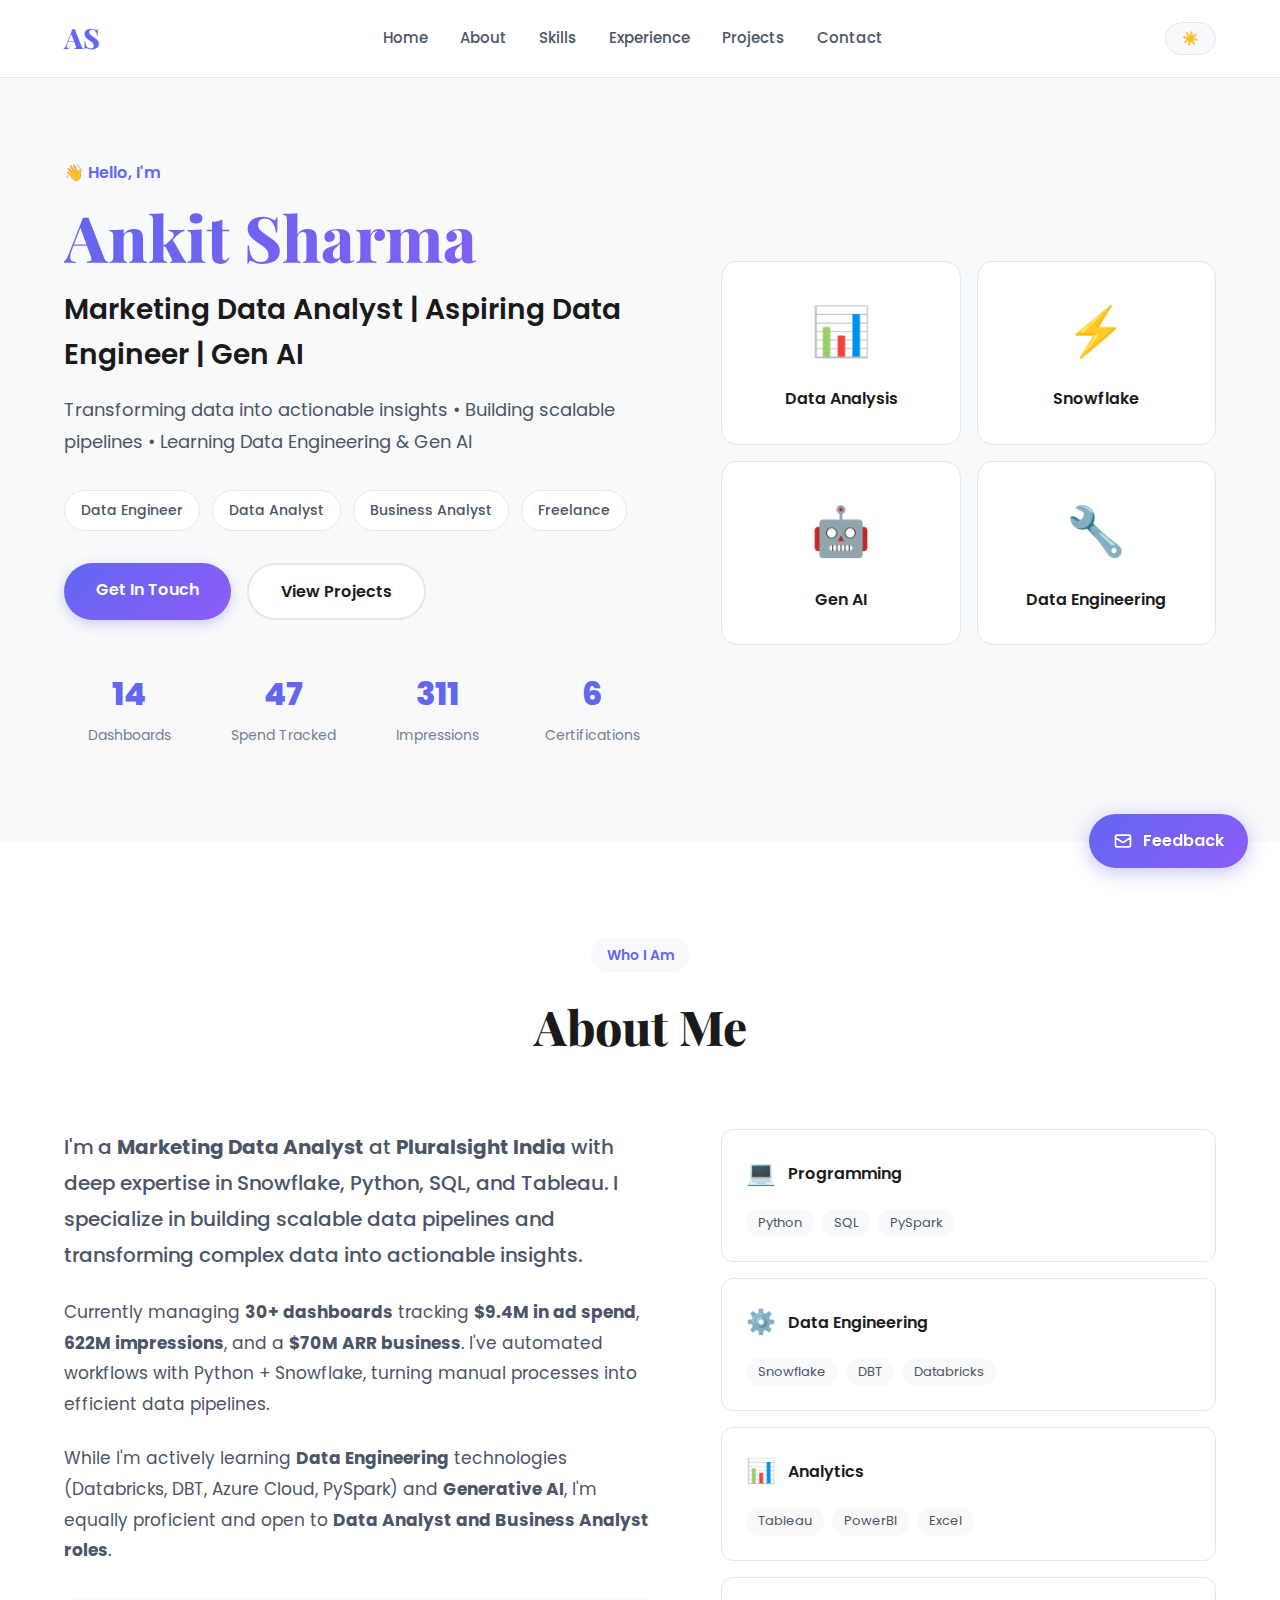
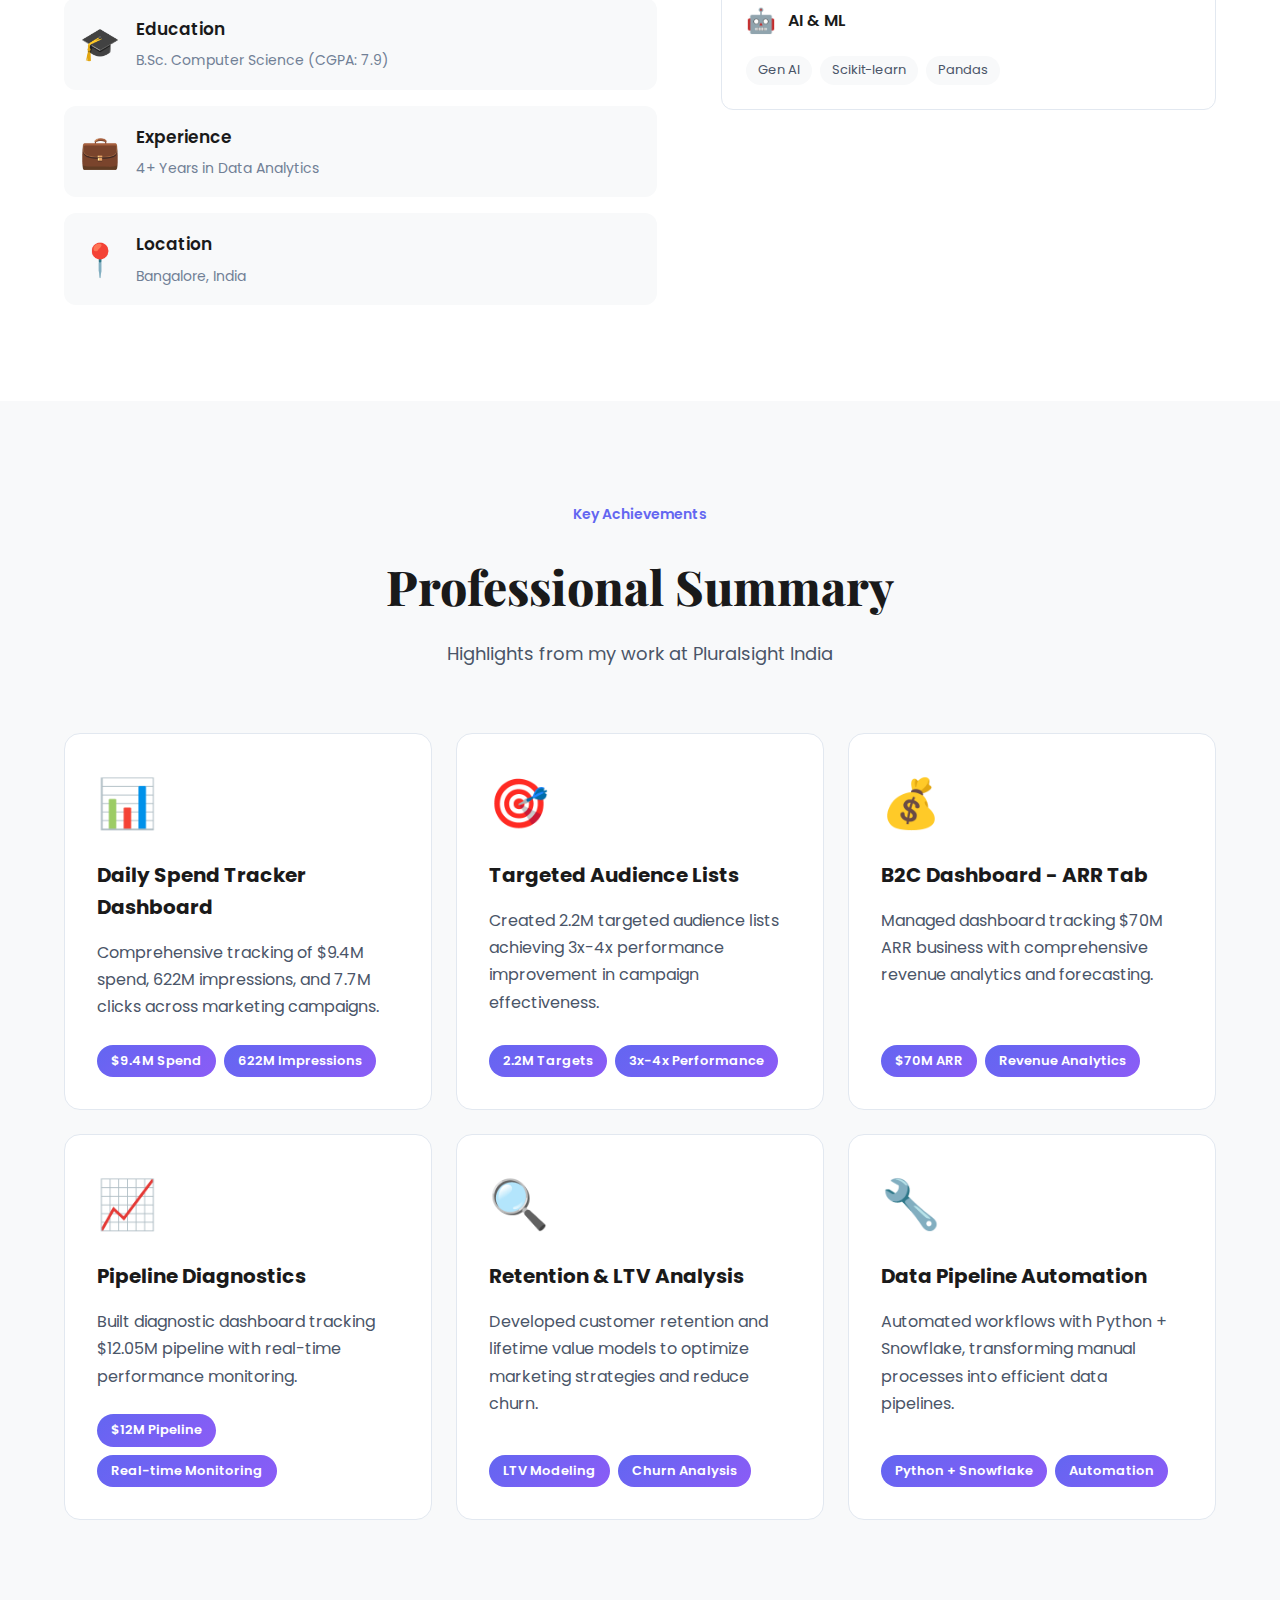
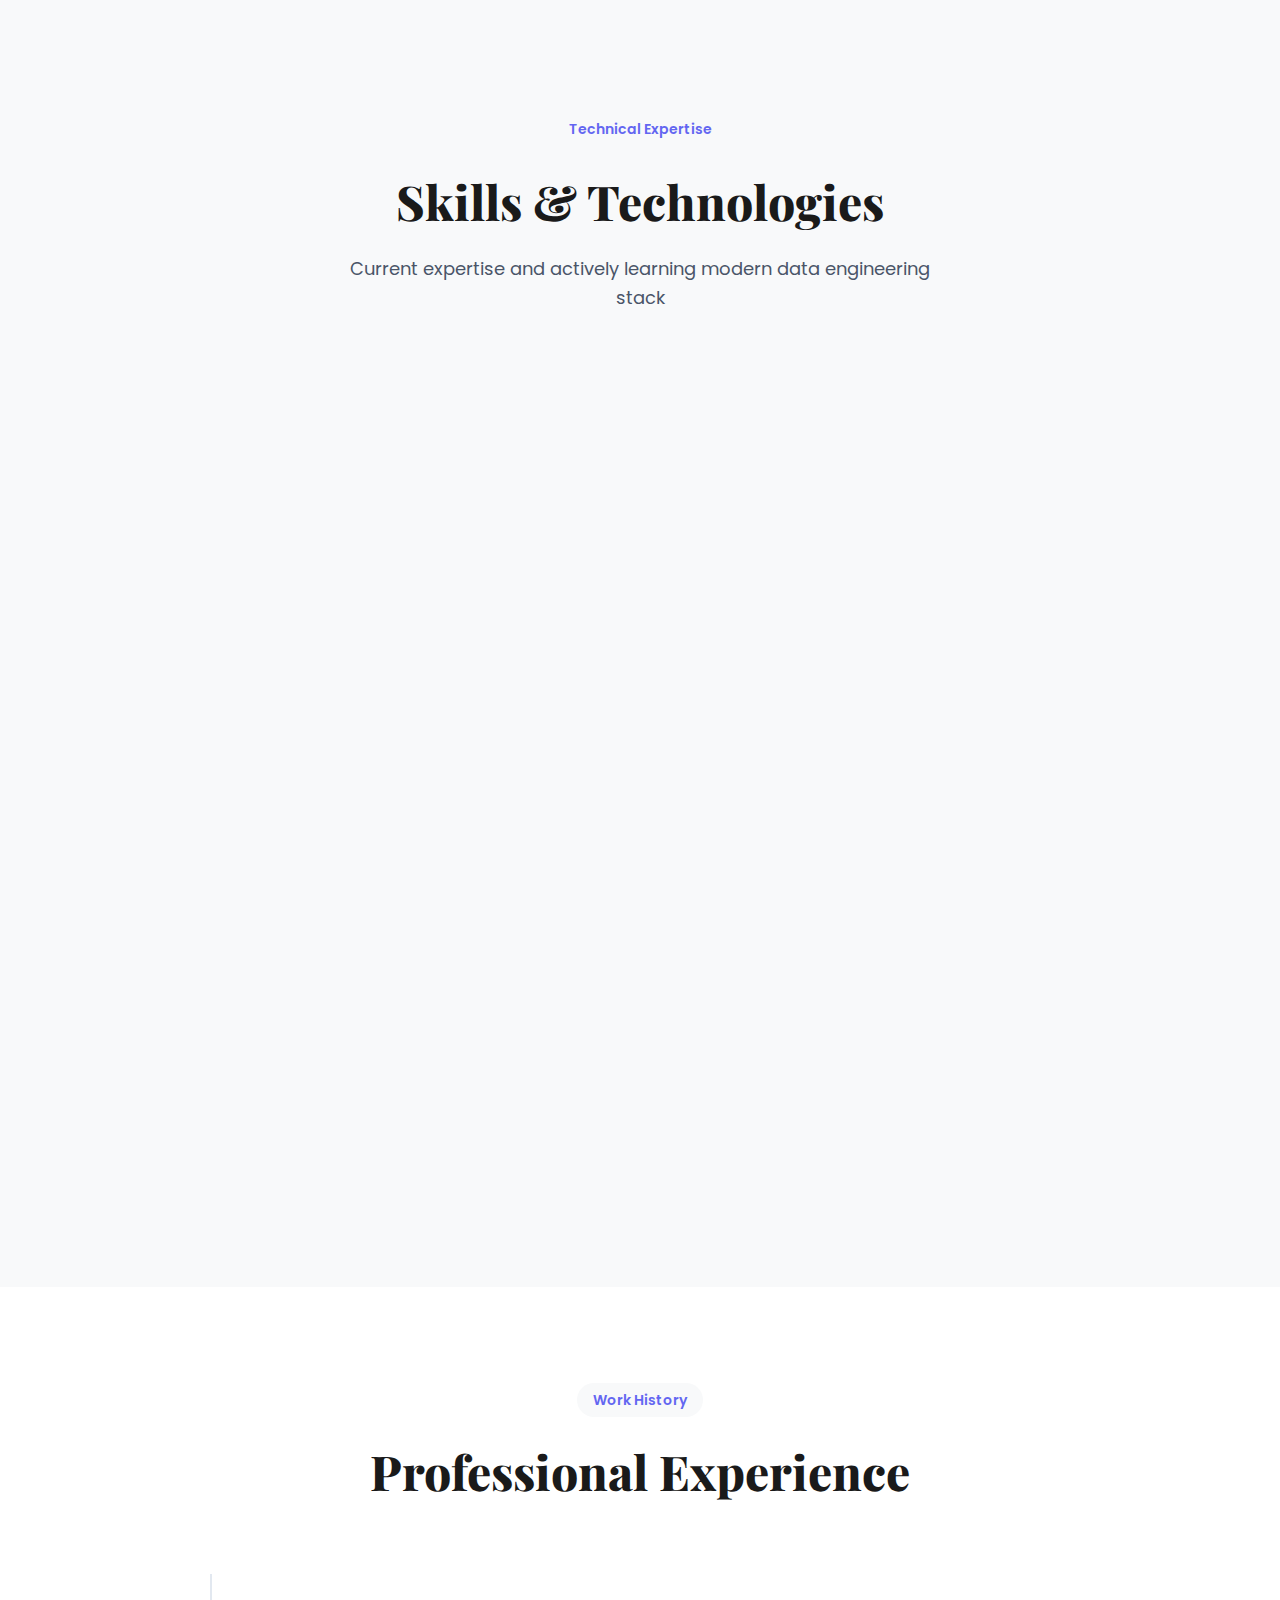
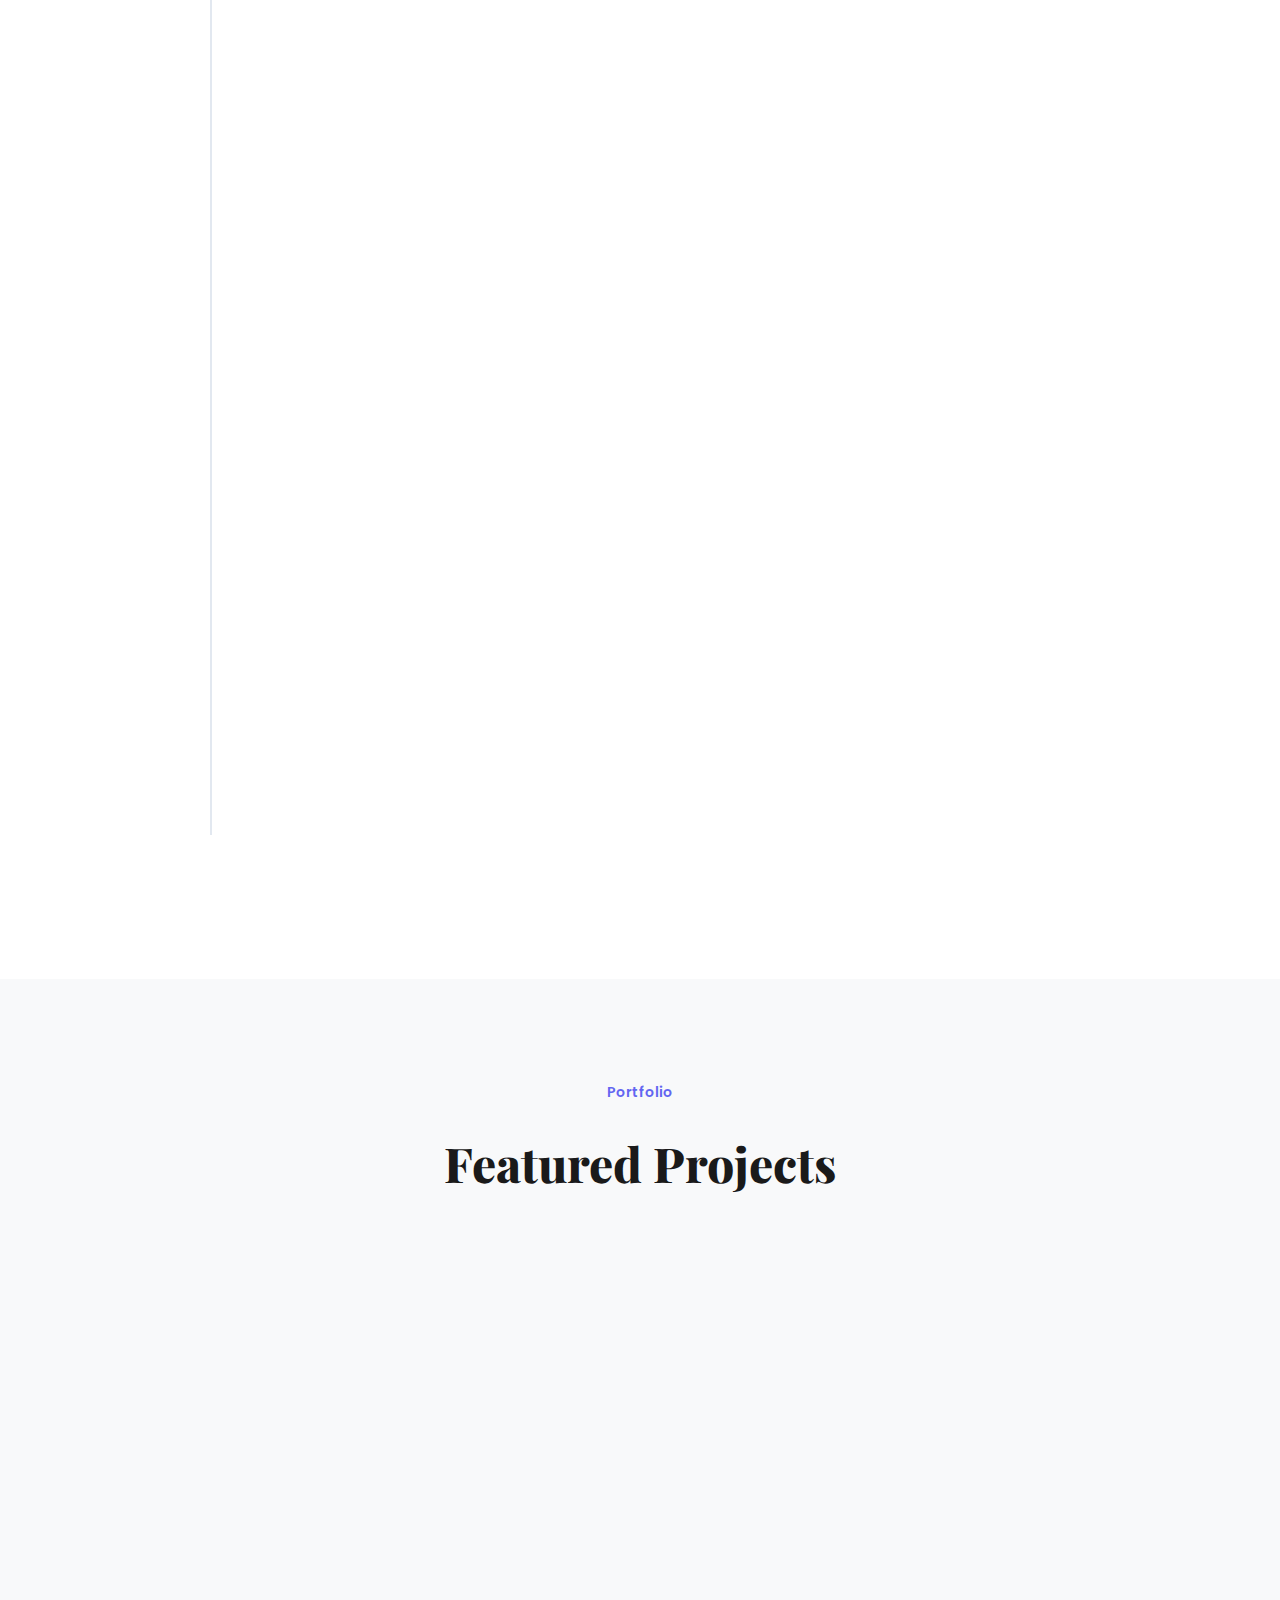
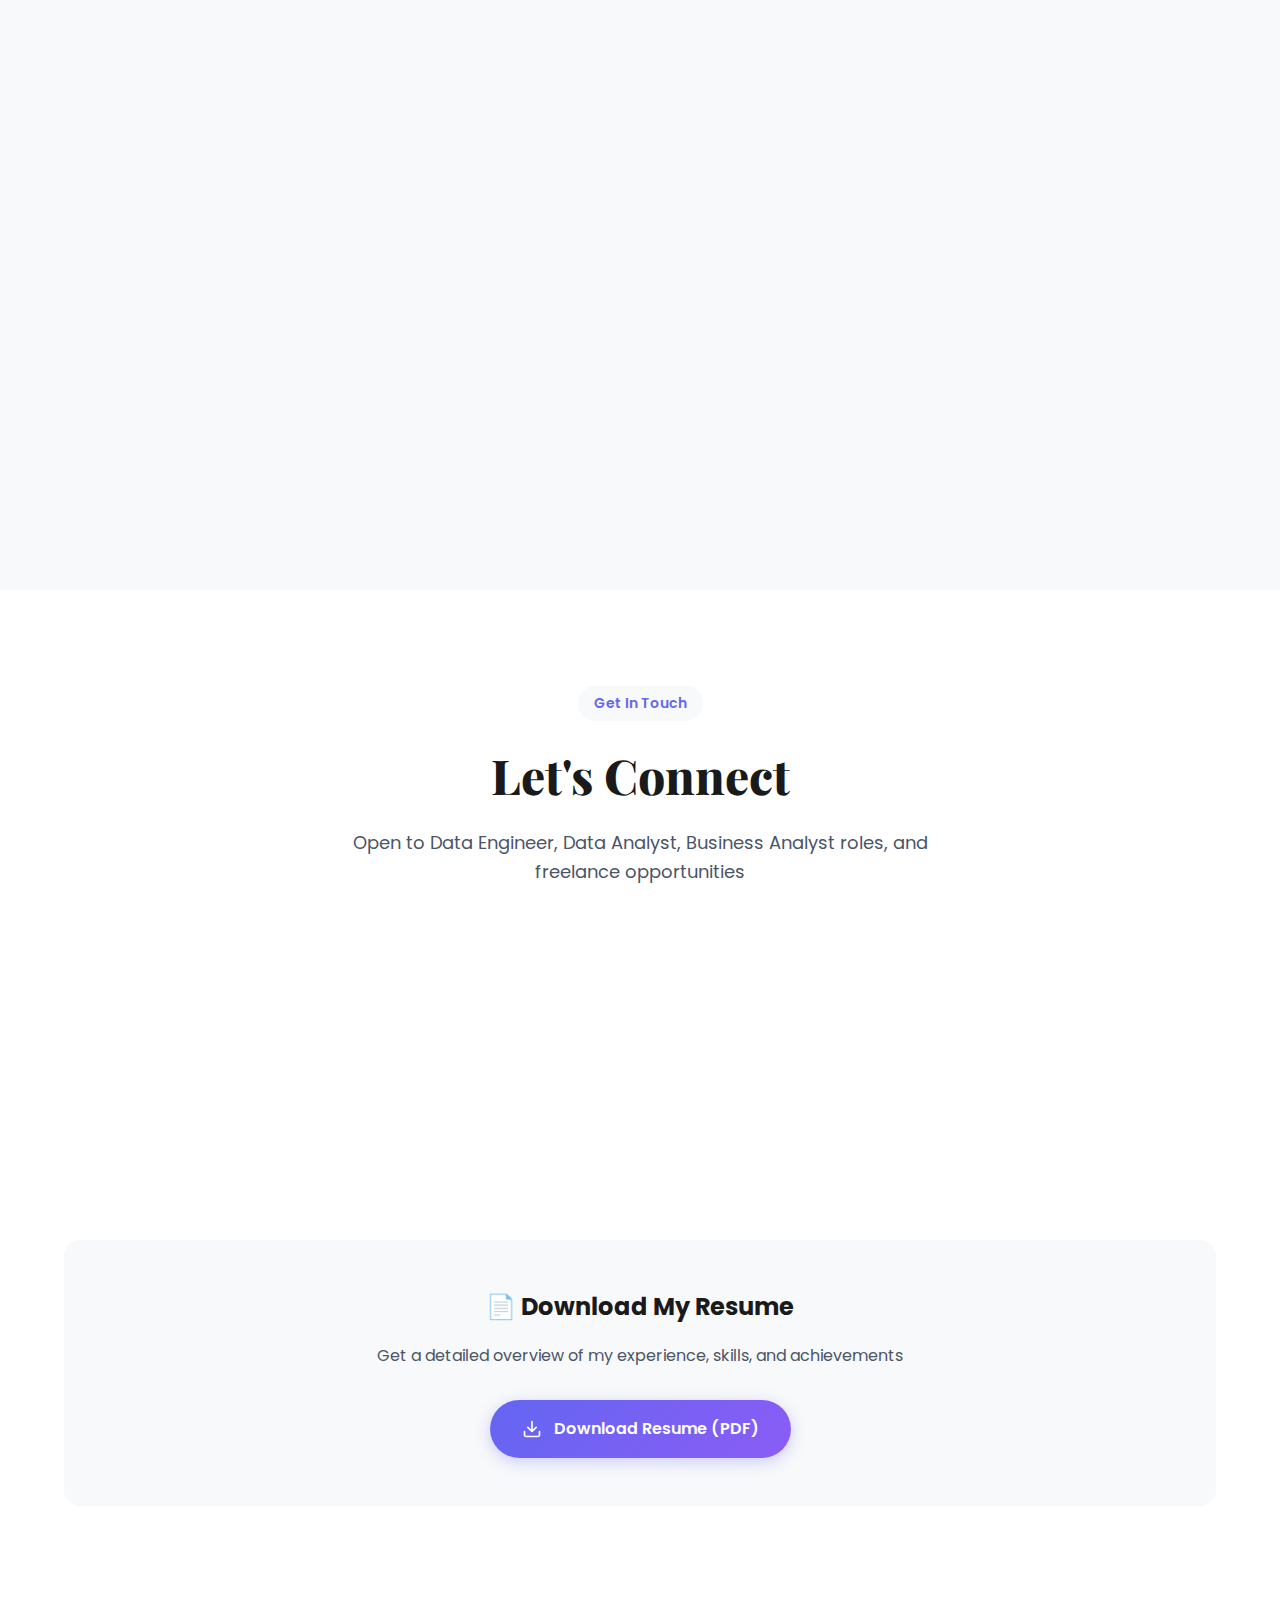
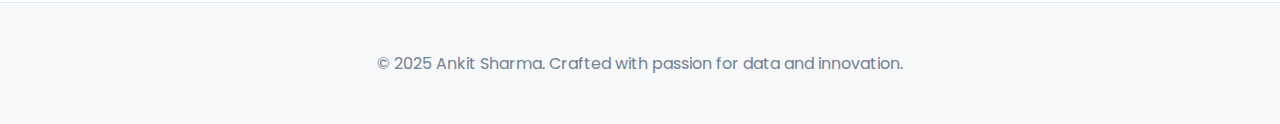
<file: index.html>
<!DOCTYPE html>
<html lang="en">

<head>
    <meta charset="UTF-8">
    <meta name="viewport" content="width=device-width, initial-scale=1.0">
    <meta name="description"
        content="Ankit Sharma - Marketing Data Analyst | Snowflake Expert | Aspiring Data Engineer. Open to Data Engineer, Data Analyst, and Business Analyst roles.">
    <meta name="keywords"
        content="Data Analyst, Data Engineer, Business Analyst, Snowflake, Python, SQL, Machine Learning, Portfolio">
    <meta name="author" content="Ankit Sharma">

    <title>Ankit Sharma - Data Professional Portfolio</title>

    <!-- Google Fonts -->
    <link rel="preconnect" href="https://fonts.googleapis.com">
    <link rel="preconnect" href="https://fonts.gstatic.com" crossorigin>
    <link
        href="https://fonts.googleapis.com/css2?family=Poppins:wght@300;400;500;600;700;800&family=Playfair+Display:wght@700;800&display=swap"
        rel="stylesheet">

    <link rel="stylesheet" href="styles-v2.css">

    <!-- Google Analytics (Replace YOUR_GA_ID with your actual Google Analytics ID) -->
    <!-- Get your GA ID from: https://analytics.google.com -->
    <script async src="https://www.googletagmanager.com/gtag/js?id=YOUR_GA_ID"></script>
    <script>
        window.dataLayer = window.dataLayer || [];
        function gtag() { dataLayer.push(arguments); }
        gtag('js', new Date());
        gtag('config', 'YOUR_GA_ID');
    </script>
</head>

<body>
    <!-- Navigation -->
    <nav class="navbar" id="navbar">
        <div class="nav-container">
            <a href="#home" class="nav-brand">AS</a>
            <div class="nav-links" id="navLinks">
                <a href="#home" class="nav-link">Home</a>
                <a href="#about" class="nav-link">About</a>
                <a href="#skills" class="nav-link">Skills</a>
                <a href="#experience" class="nav-link">Experience</a>
                <a href="#projects" class="nav-link">Projects</a>
                <a href="#contact" class="nav-link">Contact</a>
            </div>
            <button class="theme-toggle-v2" id="themeToggleV2">
                <span class="sun">☀️</span>
                <span class="moon">🌙</span>
            </button>
            <button class="mobile-toggle" id="mobileToggle">
                <span></span>
                <span></span>
                <span></span>
            </button>
        </div>
    </nav>

    <!-- Hero Section -->
    <section class="hero-v2" id="home">
        <div class="hero-container">
            <div class="hero-content-v2">
                <div class="hero-label">👋 Hello, I'm</div>
                <h1 class="hero-name">Ankit Sharma</h1>
                <h2 class="hero-role">Marketing Data Analyst | Aspiring Data Engineer | Gen AI</h2>
                <p class="hero-tagline">
                    Transforming data into actionable insights • Building scalable pipelines •
                    Learning Data Engineering & Gen AI
                </p>
                <div class="hero-badges">
                    <span class="badge">Data Engineer</span>
                    <span class="badge">Data Analyst</span>
                    <span class="badge">Business Analyst</span>
                    <span class="badge">Freelance</span>
                </div>
                <div class="hero-cta-v2">
                    <a href="#contact" class="btn-primary-v2">Get In Touch</a>
                    <a href="#projects" class="btn-secondary-v2">View Projects</a>
                </div>
                <div class="hero-stats">
                    <div class="stat">
                        <div class="stat-number">30+</div>
                        <div class="stat-label">Dashboards</div>
                    </div>
                    <div class="stat">
                        <div class="stat-number">$9.4M</div>
                        <div class="stat-label">Spend Tracked</div>
                    </div>
                    <div class="stat">
                        <div class="stat-number">622M</div>
                        <div class="stat-label">Impressions</div>
                    </div>
                    <div class="stat">
                        <div class="stat-number">12+</div>
                        <div class="stat-label">Certifications</div>
                    </div>
                </div>
            </div>
            <div class="hero-visual">
                <div class="visual-card">
                    <div class="card-icon">📊</div>
                    <div class="card-title">Data Analysis</div>
                </div>
                <div class="visual-card">
                    <div class="card-icon">⚡</div>
                    <div class="card-title">Snowflake</div>
                </div>
                <div class="visual-card">
                    <div class="card-icon">🤖</div>
                    <div class="card-title">Gen AI</div>
                </div>
                <div class="visual-card">
                    <div class="card-icon">🔧</div>
                    <div class="card-title">Data Engineering</div>
                </div>
            </div>
        </div>
    </section>

    <!-- About Section -->
    <section class="about-v2" id="about">
        <div class="container-v2">
            <div class="section-header-v2">
                <span class="section-tag">Who I Am</span>
                <h2 class="section-title-v2">About Me</h2>
            </div>
            <div class="about-grid">
                <div class="about-text-v2">
                    <p class="lead-text">
                        I'm a <strong>Marketing Data Analyst</strong> at <strong>Pluralsight India</strong> with
                        deep expertise in Snowflake, Python, SQL, and Tableau. I specialize in building scalable data
                        pipelines
                        and transforming complex data into actionable insights.
                    </p>
                    <p>
                        Currently managing <strong>30+ dashboards</strong> tracking <strong>$9.4M in ad spend</strong>,
                        <strong>622M impressions</strong>, and a <strong>$70M ARR business</strong>. I've automated
                        workflows with Python + Snowflake, turning manual processes into efficient data pipelines.
                    </p>
                    <p>
                        While I'm actively learning <strong>Data Engineering</strong> technologies (Databricks, DBT,
                        Azure Cloud, PySpark) and <strong>Generative AI</strong>, I'm equally proficient and open to
                        <strong>Data Analyst and Business Analyst roles</strong>.
                    </p>
                    <div class="about-highlights-v2">
                        <div class="highlight-v2">
                            <span class="highlight-icon-v2">🎓</span>
                            <div>
                                <div class="highlight-title">Education</div>
                                <div class="highlight-desc">B.Sc. Computer Science (CGPA: 7.9)</div>
                            </div>
                        </div>
                        <div class="highlight-v2">
                            <span class="highlight-icon-v2">💼</span>
                            <div>
                                <div class="highlight-title">Experience</div>
                                <div class="highlight-desc">4+ Years in Data Analytics</div>
                            </div>
                        </div>
                        <div class="highlight-v2">
                            <span class="highlight-icon-v2">📍</span>
                            <div>
                                <div class="highlight-title">Location</div>
                                <div class="highlight-desc">Bangalore, India</div>
                            </div>
                        </div>
                    </div>
                </div>
                <div class="skills-preview">
                    <div class="skill-card-v2">
                        <div class="skill-header-v2">
                            <span class="skill-icon-v2">💻</span>
                            <span class="skill-name-v2">Programming</span>
                        </div>
                        <div class="skill-tags">
                            <span>Python</span>
                            <span>SQL</span>
                            <span>PySpark</span>
                        </div>
                    </div>
                    <div class="skill-card-v2">
                        <div class="skill-header-v2">
                            <span class="skill-icon-v2">⚙️</span>
                            <span class="skill-name-v2">Data Engineering</span>
                        </div>
                        <div class="skill-tags">
                            <span>Snowflake</span>
                            <span>DBT</span>
                            <span>Databricks</span>
                        </div>
                    </div>
                    <div class="skill-card-v2">
                        <div class="skill-header-v2">
                            <span class="skill-icon-v2">📊</span>
                            <span class="skill-name-v2">Analytics</span>
                        </div>
                        <div class="skill-tags">
                            <span>Tableau</span>
                            <span>PowerBI</span>
                            <span>Excel</span>
                        </div>
                    </div>
                    <div class="skill-card-v2">
                        <div class="skill-header-v2">
                            <span class="skill-icon-v2">🤖</span>
                            <span class="skill-name-v2">AI & ML</span>
                        </div>
                        <div class="skill-tags">
                            <span>Gen AI</span>
                            <span>Scikit-learn</span>
                            <span>Pandas</span>
                        </div>
                    </div>
                </div>
            </div>
        </div>
    </section>

    <!-- Professional Summary Section -->
    <section class="summary-v2" id="summary">
        <div class="container-v2">
            <div class="section-header-v2">
                <span class="section-tag">Key Achievements</span>
                <h2 class="section-title-v2">Professional Summary</h2>
                <p class="section-desc">Highlights from my work at Pluralsight India</p>
            </div>
            <div class="summary-grid">
                <div class="summary-card">
                    <div class="summary-icon">📊</div>
                    <h3 class="summary-title">Daily Spend Tracker Dashboard</h3>
                    <p class="summary-desc">
                        Comprehensive tracking of $9.4M spend, 622M impressions, and 7.7M clicks across marketing
                        campaigns.
                    </p>
                    <div class="summary-impact">
                        <span class="impact-badge">$9.4M Spend</span>
                        <span class="impact-badge">622M Impressions</span>
                    </div>
                </div>

                <div class="summary-card">
                    <div class="summary-icon">🎯</div>
                    <h3 class="summary-title">Targeted Audience Lists</h3>
                    <p class="summary-desc">
                        Created 2.2M targeted audience lists achieving 3x-4x performance improvement in campaign
                        effectiveness.
                    </p>
                    <div class="summary-impact">
                        <span class="impact-badge">2.2M Targets</span>
                        <span class="impact-badge">3x-4x Performance</span>
                    </div>
                </div>

                <div class="summary-card">
                    <div class="summary-icon">💰</div>
                    <h3 class="summary-title">B2C Dashboard - ARR Tab</h3>
                    <p class="summary-desc">
                        Managed dashboard tracking $70M ARR business with comprehensive revenue analytics and
                        forecasting.
                    </p>
                    <div class="summary-impact">
                        <span class="impact-badge">$70M ARR</span>
                        <span class="impact-badge">Revenue Analytics</span>
                    </div>
                </div>

                <div class="summary-card">
                    <div class="summary-icon">📈</div>
                    <h3 class="summary-title">Pipeline Diagnostics</h3>
                    <p class="summary-desc">
                        Built diagnostic dashboard tracking $12.05M pipeline with real-time performance monitoring.
                    </p>
                    <div class="summary-impact">
                        <span class="impact-badge">$12M Pipeline</span>
                        <span class="impact-badge">Real-time Monitoring</span>
                    </div>
                </div>

                <div class="summary-card">
                    <div class="summary-icon">🔍</div>
                    <h3 class="summary-title">Retention & LTV Analysis</h3>
                    <p class="summary-desc">
                        Developed customer retention and lifetime value models to optimize marketing strategies and
                        reduce churn.
                    </p>
                    <div class="summary-impact">
                        <span class="impact-badge">LTV Modeling</span>
                        <span class="impact-badge">Churn Analysis</span>
                    </div>
                </div>

                <div class="summary-card">
                    <div class="summary-icon">🔧</div>
                    <h3 class="summary-title">Data Pipeline Automation</h3>
                    <p class="summary-desc">
                        Automated workflows with Python + Snowflake, transforming manual processes into efficient data
                        pipelines.
                    </p>
                    <div class="summary-impact">
                        <span class="impact-badge">Python + Snowflake</span>
                        <span class="impact-badge">Automation</span>
                    </div>
                </div>
            </div>
        </div>
    </section>

    <!-- Skills Section -->
    <section class="skills-v2" id="skills">
        <div class="container-v2">
            <div class="section-header-v2">
                <span class="section-tag">Technical Expertise</span>
                <h2 class="section-title-v2">Skills & Technologies</h2>
                <p class="section-desc">Current expertise and actively learning modern data engineering stack</p>
            </div>
            <div class="skills-grid-v2">
                <div class="skill-category-v2">
                    <h3 class="category-title-v2">
                        <span class="category-icon-v2">💻</span>
                        Programming Languages
                    </h3>
                    <div class="skills-list-v2">
                        <div class="skill-item-v2">
                            <span class="skill-name">Python</span>
                            <span class="skill-level">95%</span>
                        </div>
                        <div class="skill-item-v2">
                            <span class="skill-name">SQL</span>
                            <span class="skill-level">93%</span>
                        </div>
                        <div class="skill-item-v2">
                            <span class="skill-name">PySpark</span>
                            <span class="skill-level">75%</span>
                        </div>
                        <div class="skill-item-v2">
                            <span class="skill-name">Snowflake</span>
                            <span class="skill-level">95%</span>
                        </div>
                        <div class="skill-item-v2">
                            <span class="skill-name">Tableau</span>
                            <span class="skill-level">90%</span>
                        </div>
                    </div>
                </div>

                <div class="skill-category-v2">
                    <h3 class="category-title-v2">
                        <span class="category-icon-v2">⚙️</span>
                        Data Engineering
                    </h3>
                    <div class="skills-list-v2">
                        <div class="skill-item-v2">
                            <span class="skill-name">DBT</span>
                            <span class="skill-level">50%</span>
                        </div>
                        <div class="skill-item-v2">
                            <span class="skill-name">Azure Cloud</span>
                            <span class="skill-level">65%</span>
                        </div>
                        <div class="skill-item-v2">
                            <span class="skill-name">Databricks</span>
                            <span class="skill-level">55%</span>
                        </div>
                        <div class="skill-item-v2">
                            <span class="skill-name">Generative AI</span>
                            <span class="skill-level">60%</span>
                        </div>
                    </div>
                </div>

                <div class="skill-category-v2">
                    <h3 class="category-title-v2">
                        <span class="category-icon-v2">📊</span>
                        BI & Visualization
                    </h3>
                    <div class="skills-list-v2">
                        <div class="skill-item-v2">
                            <span class="skill-name">Tableau</span>
                            <span class="skill-level">90%</span>
                        </div>
                        <div class="skill-item-v2">
                            <span class="skill-name">Excel & Sheets</span>
                            <span class="skill-level">92%</span>
                        </div>
                    </div>
                </div>

                <div class="skill-category-v2">
                    <h3 class="category-title-v2">
                        <span class="category-icon-v2">🗄️</span>
                        Databases
                    </h3>
                    <div class="skills-list-v2">
                        <div class="skill-item-v2">
                            <span class="skill-name">MongoDB</span>
                            <span class="skill-level">85%</span>
                        </div>
                        <div class="skill-item-v2">
                            <span class="skill-name">MySQL/MSSQL</span>
                            <span class="skill-level">90%</span>
                        </div>
                        <div class="skill-item-v2">
                            <span class="skill-name">Cassandra</span>
                            <span class="skill-level">80%</span>
                        </div>
                    </div>
                </div>
            </div>
        </div>
    </section>

    <!-- Experience Section -->
    <section class="experience-v2" id="experience">
        <div class="container-v2">
            <div class="section-header-v2">
                <span class="section-tag">Work History</span>
                <h2 class="section-title-v2">Professional Experience</h2>
            </div>
            <div class="timeline">
                <div class="timeline-item">
                    <div class="timeline-marker"></div>
                    <div class="timeline-content">
                        <div class="timeline-header">
                            <div>
                                <h3 class="company-name-v2">Pluralsight India</h3>
                                <div class="job-title-v2">Marketing Data Analyst</div>
                            </div>
                            <div class="timeline-date">Apr 2023 - Present</div>
                        </div>
                        <p class="timeline-desc">
                            Managing 30+ dashboards tracking $9.4M spend, 622M impressions, and $70M ARR business.
                            Built data pipelines with Python + Snowflake, automated workflows, and created comprehensive
                            analytics solutions.
                        </p>
                        <div class="tech-stack-v2">
                            <span>Snowflake</span>
                            <span>Python</span>
                            <span>SQL</span>
                            <span>Tableau</span>
                        </div>
                    </div>
                </div>

                <div class="timeline-item">
                    <div class="timeline-marker"></div>
                    <div class="timeline-content">
                        <div class="timeline-header">
                            <div>
                                <h3 class="company-name-v2">Tiger Analytics</h3>
                                <div class="job-title-v2">Data Science Analyst</div>
                            </div>
                            <div class="timeline-date">Jul 2022 - Dec 2022</div>
                        </div>
                        <p class="timeline-desc">
                            Delivered retail client case studies using RFM analysis and Uplift modeling. Enhanced
                            business
                            development through data-driven insights and visualization.
                        </p>
                        <div class="tech-stack-v2">
                            <span>Python</span>
                            <span>SQL</span>
                            <span>ML</span>
                        </div>
                    </div>
                </div>

                <div class="timeline-item">
                    <div class="timeline-marker"></div>
                    <div class="timeline-content">
                        <div class="timeline-header">
                            <div>
                                <h3 class="company-name-v2">Infosys Ltd.</h3>
                                <div class="job-title-v2">Operations Executive</div>
                            </div>
                            <div class="timeline-date">Dec 2020 - Jul 2022</div>
                        </div>
                        <p class="timeline-desc">
                            Built CRM data pipelines, automated interface jobs with Python, and performed root cause
                            analysis
                            for Veeva CRM platform.
                        </p>
                        <div class="tech-stack-v2">
                            <span>SQL</span>
                            <span>Python</span>
                            <span>Automation</span>
                        </div>
                    </div>
                </div>
            </div>
        </div>
    </section>

    <!-- Projects Section -->
    <section class="projects-v2" id="projects">
        <div class="container-v2">
            <div class="section-header-v2">
                <span class="section-tag">Portfolio</span>
                <h2 class="section-title-v2">Featured Projects</h2>
            </div>
            <div class="projects-grid-v2">
                <div class="project-card-v2 featured-project">
                    <div class="project-header-v2">
                        <span class="project-tag">Featured</span>
                        <h3 class="project-title-v2">🚀 AI MCQ & Meme Generator</h3>
                    </div>
                    <p class="project-desc-v2">
                        Full-stack Gen AI application with React frontend, Python backend, user authentication,
                        and real-time analytics. Features AI-powered quiz and meme generation.
                    </p>
                    <div class="project-tech-v2">
                        <span>Python</span>
                        <span>React</span>
                        <span>Gen AI</span>
                        <span>MySQL</span>
                    </div>
                    <a href="https://quiz-meme.onrender.com/" target="_blank" class="project-link-v2">
                        View Project →
                    </a>
                </div>

                <div class="project-card-v2 featured-project">
                    <div class="project-header-v2">
                        <span class="project-tag">Featured</span>
                        <h3 class="project-title-v2">🔥 MemeMaster</h3>
                    </div>
                    <p class="project-desc-v2">
                        Viral meme generator with Google OAuth, drag-and-drop editing, comments, and leaderboards.
                        Built with Flask and deployed on PythonAnywhere.
                    </p>
                    <div class="project-tech-v2">
                        <span>Python</span>
                        <span>Flask</span>
                        <span>OAuth</span>
                    </div>
                    <a href="https://ankitsharma6652.pythonanywhere.com/" target="_blank" class="project-link-v2">
                        View Project →
                    </a>
                </div>

                <div class="project-card-v2">
                    <div class="project-header-v2">
                        <h3 class="project-title-v2">Scania Truck Failures Prediction</h3>
                    </div>
                    <p class="project-desc-v2">
                        ML classification system predicting APS failures using ensemble methods including
                        KNN, Random Forest, and XGBoost.
                    </p>
                    <div class="project-tech-v2">
                        <span>Python</span>
                        <span>ML</span>
                        <span>MongoDB</span>
                    </div>
                    <a href="https://github.com/ankitsharma6652/Scania-Truck-Failure" target="_blank"
                        class="project-link-v2">
                        View on GitHub →
                    </a>
                </div>

                <div class="project-card-v2">
                    <div class="project-header-v2">
                        <h3 class="project-title-v2">Wafer Fault Detection</h3>
                    </div>
                    <p class="project-desc-v2">
                        Classification model for semiconductor wafer faults. Achieved 24% productivity increase
                        through ML-driven optimization.
                    </p>
                    <div class="project-tech-v2">
                        <span>Python</span>
                        <span>ML</span>
                        <span>Heroku</span>
                    </div>
                    <a href="https://github.com/ankitsharma6652/Wafer-Fault-Detection" target="_blank"
                        class="project-link-v2">
                        View on GitHub →
                    </a>
                </div>

                <div class="project-card-v2">
                    <div class="project-header-v2">
                        <h3 class="project-title-v2">JARVIS Personal Assistant</h3>
                    </div>
                    <p class="project-desc-v2">
                        Voice-controlled personal assistant with natural language processing and task automation.
                    </p>
                    <div class="project-tech-v2">
                        <span>Python</span>
                        <span>AI</span>
                    </div>
                    <a href="https://github.com/ankitsharma6652/JARVIS" target="_blank" class="project-link-v2">
                        View on GitHub →
                    </a>
                </div>

                <div class="project-card-v2">
                    <div class="project-header-v2">
                        <h3 class="project-title-v2">Amazon Price Tracker</h3>
                    </div>
                    <p class="project-desc-v2">
                        Web scraping tool using Selenium to track product prices and deals from Amazon.
                    </p>
                    <div class="project-tech-v2">
                        <span>Python</span>
                        <span>Selenium</span>
                    </div>
                    <a href="https://github.com/ankitsharma6652/Amazon-Price-Tracker" target="_blank"
                        class="project-link-v2">
                        View on GitHub →
                    </a>
                </div>
            </div>
        </div>
    </section>

    <!-- Contact Section -->
    <section class="contact-v2" id="contact">
        <div class="container-v2">
            <div class="section-header-v2">
                <span class="section-tag">Get In Touch</span>
                <h2 class="section-title-v2">Let's Connect</h2>
                <p class="section-desc">Open to Data Engineer, Data Analyst, Business Analyst roles, and freelance
                    opportunities</p>
            </div>
            <div class="contact-grid-v2">
                <div class="contact-card-v2">
                    <div class="contact-icon-v2">📧</div>
                    <h3>Email</h3>
                    <a href="mailto:ankitcoolji@gmail.com">ankitcoolji@gmail.com</a>
                </div>
                <div class="contact-card-v2">
                    <div class="contact-icon-v2">💼</div>
                    <h3>LinkedIn</h3>
                    <a href="https://www.linkedin.com/in/ankit-sharma-317619177/" target="_blank">Connect with me</a>
                </div>
                <div class="contact-card-v2">
                    <div class="contact-icon-v2">💻</div>
                    <h3>GitHub</h3>
                    <a href="https://github.com/ankitsharma6652" target="_blank">View repositories</a>
                </div>
            </div>
            <div class="resume-download">
                <h3>📄 Download My Resume</h3>
                <p>Get a detailed overview of my experience, skills, and achievements</p>
                <a href="resume.pdf" download="Ankit_Sharma_Resume.pdf" class="download-btn">
                    <svg width="20" height="20" viewBox="0 0 24 24" fill="none">
                        <path
                            d="M21 15V19C21 19.5304 20.7893 20.0391 20.4142 20.4142C20.0391 20.7893 19.5304 21 19 21H5C4.46957 21 3.96086 20.7893 3.58579 20.4142C3.21071 20.0391 3 19.5304 3 19V15M7 10L12 15M12 15L17 10M12 15V3"
                            stroke="currentColor" stroke-width="2" stroke-linecap="round" stroke-linejoin="round" />
                    </svg>
                    Download Resume (PDF)
                </a>
            </div>
        </div>
    </section>

    <!-- Footer -->
    <footer class="footer-v2">
        <div class="container-v2">
            <p>&copy; 2025 Ankit Sharma. Crafted with passion for data and innovation.</p>
        </div>
    </footer>

    <!-- Floating Feedback Button -->
    <a href="https://mail.google.com/mail/?view=cm&fs=1&to=ankitcoolji@gmail.com&su=Portfolio Feedback - Ankit Sharma&body=Hi Ankit,%0D%0A%0D%0AI visited your portfolio and would like to connect with you.%0D%0A%0D%0A"
        target="_blank" rel="noopener noreferrer" class="feedback-btn-v2">
        <svg width="20" height="20" viewBox="0 0 24 24" fill="none">
            <path
                d="M3 8L10.89 13.26C11.23 13.47 11.61 13.59 12 13.59C12.39 13.59 12.77 13.47 13.11 13.26L21 8M5 19H19C20.1 19 21 18.1 21 17V7C21 5.9 20.1 5 19 5H5C3.9 5 3 5.9 3 7V17C3 18.1 3.9 19 5 19Z"
                stroke="currentColor" stroke-width="2" stroke-linecap="round" stroke-linejoin="round" />
        </svg>
        <span>Feedback</span>
    </a>

    <script src="script-v2.js"></script>
</body>

</html>
</file>
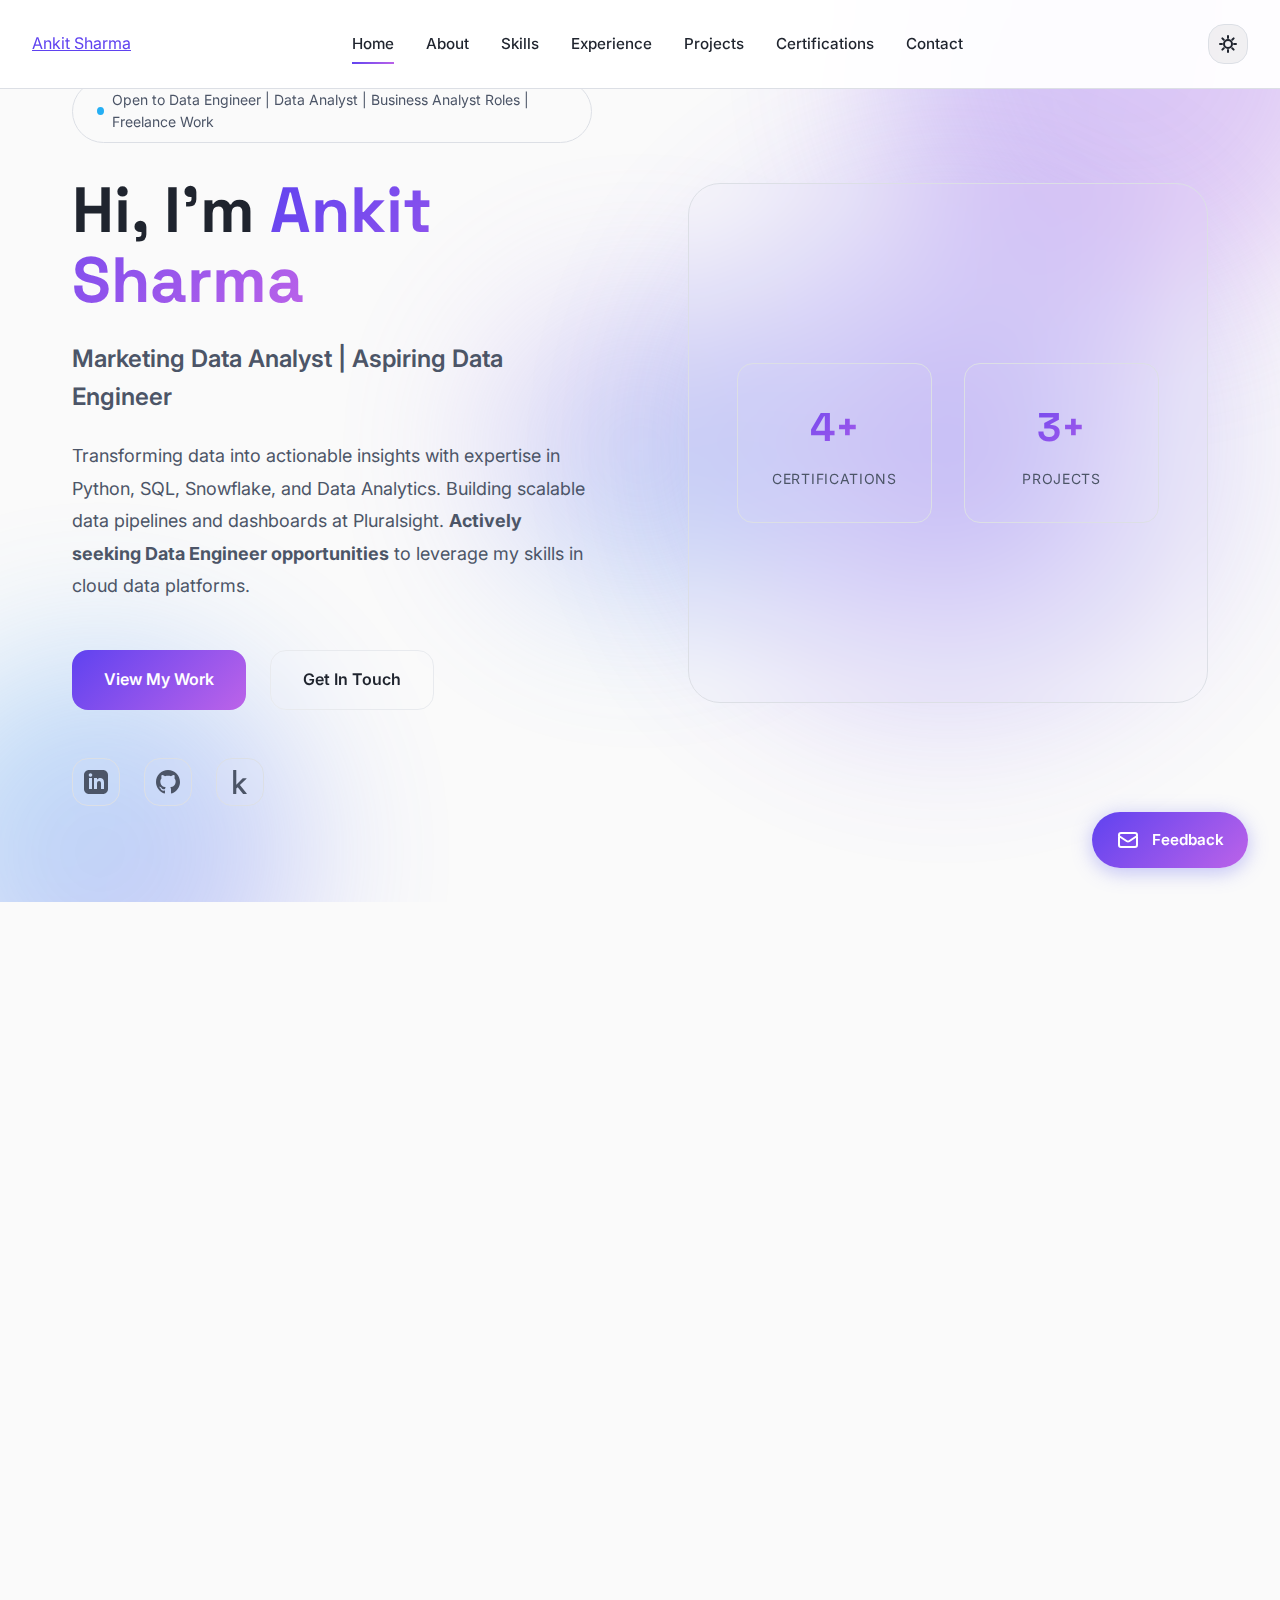
<file: index2.html>
<!DOCTYPE html>
<html lang="en">

<head>
    <meta charset="UTF-8">
    <meta name="viewport" content="width=device-width, initial-scale=1.0">
    <meta name="description"
        content="Ankit Sharma - Data Analytics Professional | Python Developer | Machine Learning Enthusiast. Explore my portfolio showcasing data science projects, certifications, and professional experience.">
    <meta name="keywords"
        content="Ankit Sharma, Data Analytics, Python Developer, Machine Learning, Data Science, Portfolio">
    <meta name="author" content="Ankit Sharma">
    <title>Ankit Sharma | Data Analytics Professional & Python Developer</title>
    <link rel="preconnect" href="https://fonts.googleapis.com">
    <link rel="preconnect" href="https://fonts.gstatic.com" crossorigin>
    <link
        href="https://fonts.googleapis.com/css2?family=Inter:wght@300;400;500;600;700;800&family=Space+Grotesk:wght@400;500;600;700&display=swap"
        rel="stylesheet">
    <link rel="stylesheet" href="styles.css">
</head>

<body>
    <!-- Navigation -->
    <nav class="navbar" id="navbar">
        <div class="container nav-container">
            <a href="#home" class="logo">
                <span class="logo-text">Ankit</span>
                <span class="logo-accent">Sharma</span>
            </a>
            <div class="nav-menu" id="navMenu">
                <a href="#home" class="nav-link">Home</a>
                <a href="#about" class="nav-link">About</a>
                <a href="#skills" class="nav-link">Skills</a>
                <a href="#experience" class="nav-link">Experience</a>
                <a href="#projects" class="nav-link">Projects</a>
                <a href="#certifications" class="nav-link">Certifications</a>
                <a href="#contact" class="nav-link">Contact</a>
            </div>
            <button class="theme-toggle" id="themeToggle" aria-label="Toggle theme">
                <svg class="sun-icon" width="20" height="20" viewBox="0 0 20 20" fill="none"
                    xmlns="http://www.w3.org/2000/svg">
                    <circle cx="10" cy="10" r="4" stroke="currentColor" stroke-width="2" />
                    <path
                        d="M10 2V4M10 16V18M18 10H16M4 10H2M15.657 4.343L14.243 5.757M5.757 14.243L4.343 15.657M15.657 15.657L14.243 14.243M5.757 5.757L4.343 4.343"
                        stroke="currentColor" stroke-width="2" stroke-linecap="round" />
                </svg>
                <svg class="moon-icon" width="20" height="20" viewBox="0 0 20 20" fill="none"
                    xmlns="http://www.w3.org/2000/svg">
                    <path d="M17.293 13.293A8 8 0 016.707 2.707a8.001 8.001 0 1010.586 10.586z" stroke="currentColor"
                        stroke-width="2" stroke-linecap="round" stroke-linejoin="round" />
                </svg>
            </button>
            <button class="mobile-menu-toggle" id="mobileMenuToggle" aria-label="Toggle mobile menu">
                <span></span>
                <span></span>
                <span></span>
            </button>
        </div>
    </nav>

    <!-- Hero Section -->
    <section class="hero" id="home">
        <div class="hero-background">
            <div class="gradient-orb orb-1"></div>
            <div class="gradient-orb orb-2"></div>
            <div class="gradient-orb orb-3"></div>
        </div>
        <div class="container hero-container">
            <div class="hero-content">
                <div class="hero-badge">
                    <span class="badge-dot"></span>
                    Open to Data Engineer | Data Analyst | Business Analyst Roles | Freelance Work
                </div>
                <h1 class="hero-title">
                    Hi, I'm <span class="gradient-text">Ankit Sharma</span>
                </h1>
                <p class="hero-subtitle">Marketing Data Analyst | Aspiring Data Engineer</p>
                <p class="hero-description">
                    Transforming data into actionable insights with expertise in Python, SQL, Snowflake,
                    and Data Analytics. Building scalable data pipelines and dashboards at Pluralsight.
                    <strong>Actively seeking Data Engineer opportunities</strong> to leverage my skills in cloud data
                    platforms.
                </p>
                <div class="hero-cta">
                    <a href="#projects" class="btn btn-primary">View My Work</a>
                    <a href="#contact" class="btn btn-secondary">Get In Touch</a>
                </div>
                <div class="hero-social">
                    <a href="https://www.linkedin.com/in/ankit-sharma-317619177/" target="_blank"
                        rel="noopener noreferrer" class="social-link" aria-label="LinkedIn Profile">
                        <svg width="24" height="24" viewBox="0 0 24 24" fill="none" xmlns="http://www.w3.org/2000/svg">
                            <path
                                d="M19 0h-14c-2.761 0-5 2.239-5 5v14c0 2.761 2.239 5 5 5h14c2.762 0 5-2.239 5-5v-14c0-2.761-2.238-5-5-5zm-11 19h-3v-11h3v11zm-1.5-12.268c-.966 0-1.75-.79-1.75-1.764s.784-1.764 1.75-1.764 1.75.79 1.75 1.764-.783 1.764-1.75 1.764zm13.5 12.268h-3v-5.604c0-3.368-4-3.113-4 0v5.604h-3v-11h3v1.765c1.396-2.586 7-2.777 7 2.476v6.759z"
                                fill="currentColor" />
                        </svg>
                    </a>
                    <a href="https://github.com/ankitsharma6652" target="_blank" rel="noopener noreferrer"
                        class="social-link" aria-label="GitHub Profile">
                        <svg width="24" height="24" viewBox="0 0 24 24" fill="none" xmlns="http://www.w3.org/2000/svg">
                            <path
                                d="M12 0c-6.626 0-12 5.373-12 12 0 5.302 3.438 9.8 8.207 11.387.599.111.793-.261.793-.577v-2.234c-3.338.726-4.033-1.416-4.033-1.416-.546-1.387-1.333-1.756-1.333-1.756-1.089-.745.083-.729.083-.729 1.205.084 1.839 1.237 1.839 1.237 1.07 1.834 2.807 1.304 3.492.997.107-.775.418-1.305.762-1.604-2.665-.305-5.467-1.334-5.467-5.931 0-1.311.469-2.381 1.236-3.221-.124-.303-.535-1.524.117-3.176 0 0 1.008-.322 3.301 1.23.957-.266 1.983-.399 3.003-.404 1.02.005 2.047.138 3.006.404 2.291-1.552 3.297-1.23 3.297-1.23.653 1.653.242 2.874.118 3.176.77.84 1.235 1.911 1.235 3.221 0 4.609-2.807 5.624-5.479 5.921.43.372.823 1.102.823 2.222v3.293c0 .319.192.694.801.576 4.765-1.589 8.199-6.086 8.199-11.386 0-6.627-5.373-12-12-12z"
                                fill="currentColor" />
                        </svg>
                    </a>
                    <a href="https://www.kaggle.com/ankitcoolji" target="_blank" rel="noopener noreferrer"
                        class="social-link" aria-label="Kaggle Profile">
                        <svg width="24" height="24" viewBox="0 0 24 24" fill="none" xmlns="http://www.w3.org/2000/svg">
                            <path
                                d="M18.825 23.859c-.022.092-.117.141-.281.141h-3.139c-.187 0-.351-.082-.492-.248l-5.178-6.589-1.448 1.374v5.111c0 .235-.117.352-.351.352H5.505c-.236 0-.354-.117-.354-.352V.353c0-.233.118-.353.354-.353h2.431c.234 0 .351.12.351.353v14.343l6.203-6.272c.165-.165.33-.246.495-.246h3.239c.144 0 .236.06.285.18.046.149.034.255-.036.315l-6.555 6.344 6.836 8.507c.095.104.117.208.07.358"
                                fill="currentColor" />
                        </svg>
                    </a>
                </div>
            </div>
            <div class="hero-image">
                <div class="image-wrapper">
                    <div class="image-glow"></div>
                    <div class="profile-card">
                        <div class="card-content">
                            <div class="stats-grid">
                                <div class="stat-item">
                                    <div class="stat-value">10+</div>
                                    <div class="stat-label">Certifications</div>
                                </div>
                                <div class="stat-item">
                                    <div class="stat-value">8+</div>
                                    <div class="stat-label">Projects</div>
                                </div>
                            </div>
                        </div>
                    </div>
                </div>
            </div>
        </div>
    </section>

    <!-- About Section -->
    <section class="about" id="about">
        <div class="container">
            <div class="section-header">
                <span class="section-badge">Introduction</span>
                <h2 class="section-title">About Me</h2>
            </div>
            <div class="about-content">
                <div class="about-text">
                    <p class="about-description">
                        I'm a <strong>Marketing Data Analyst</strong> at <strong>Pluralsight India</strong> with
                        <strong>deep expertise in Snowflake, Python, and SQL</strong>. I specialize in building
                        scalable data pipelines, creating comprehensive dashboards, and transforming complex data
                        into actionable business insights.
                    </p>
                    <p class="about-description">
                        Currently managing <strong>30+ dashboards</strong> tracking <strong>$9.4M in ad spend</strong>,
                        <strong>622M impressions</strong>, and a <strong>$70M ARR business</strong>. I've automated
                        workflows with Python + Snowflake, turning manual processes into efficient data pipelines.
                    </p>
                    <p class="about-description">
                        🎯 <strong>Career Goals:</strong> While I'm actively learning <strong>Data Engineering</strong>
                        technologies
                        (Databricks, DBT, Azure Cloud, PySpark) and <strong>Generative AI</strong>, I'm equally
                        proficient and
                        <strong>open to Data Analyst and Business Analyst roles</strong>. I bring proven expertise in
                        data analysis,
                        visualization, and business intelligence, combined with a strong foundation in modern data
                        engineering practices.
                    </p>

                    <div class="about-highlights">
                        <div class="highlight-item">
                            <div class="highlight-icon">💼</div>
                            <div class="highlight-content">
                                <h3>Current Role</h3>
                                <p>Marketing Data Analyst | Snowflake Expert</p>
                                <p class="company">Pluralsight India (April 2023 - Present)</p>
                            </div>
                        </div>
                        <div class="highlight-item">
                            <div class="highlight-icon">🎓</div>
                            <div class="highlight-content">
                                <h3>Education</h3>
                                <p>B.Sc. Computer Science (CGPA: 7.9)</p>
                                <p class="company">GH Raisoni College (2017-2020)</p>
                            </div>
                        </div>
                        <div class="highlight-item">
                            <div class="highlight-icon">📊</div>
                            <div class="highlight-content">
                                <h3>Key Impact</h3>
                                <p>$9.4M Spend | 622M Impressions | 30+ Dashboards</p>
                            </div>
                        </div>
                        <div class="highlight-item">
                            <div class="highlight-icon">🎯</div>
                            <div class="highlight-content">
                                <h3>Open To</h3>
                                <p>Data Engineer | Data Analyst | Business Analyst | Freelance</p>
                            </div>
                        </div>
                    </div>
                </div>
            </div>
        </div>
    </section>

    <!-- Professional Experience Section -->
    <section class="experience" id="experience">
        <div class="container">
            <div class="section-header">
                <span class="section-badge">Work History</span>
                <h2 class="section-title">Professional Experience</h2>
            </div>

            <!-- Pluralsight Experience -->
            <div class="experience-card featured-experience">
                <div class="experience-header">
                    <div class="company-info">
                        <h3 class="company-name">Pluralsight India Pvt. Ltd</h3>
                        <p class="job-title">Marketing Data Analyst (Full-Time)</p>
                        <p class="duration">April 2023 - Present | Bangalore, Karnataka, India</p>
                    </div>
                    <div class="company-logo">💼</div>
                </div>

                <div class="experience-content">
                    <h4 class="section-subtitle">Key Projects & Dashboards:</h4>

                    <div class="project-item">
                        <h5>📊 Daily Spend Tracker Dashboard</h5>
                        <p>Developed a centralized platform consolidating paid media data from multiple advertising
                            platforms (Google, Facebook, Twitter). Data was manually downloaded, later automated by data
                            scrapping using Python and feed into Snowflake database. The dashboard provides real-time
                            analysis of ad performance, impressions, and timely campaign adjustments.</p>
                        <p class="impact"><strong>Impact:</strong> Provided decision-driving insights for 622M
                            impressions, 7.7M clicks, and $9.4M spend across 8 ad platforms</p>
                    </div>

                    <div class="project-item">
                        <h5>🎯 Targeted Audience Lists for Enhanced Campaign Effectiveness</h5>
                        <p>Developed a targeted audience list for email and promotional campaigns, significantly
                            improving campaign performance by 3x-4x. Spearheaded the process of creating comprehensive
                            audience lists, ensuring accuracy and relevance through cross-functional collaboration.</p>
                        <p class="impact"><strong>Impact:</strong> Generated 2.2M targeted and 3.6M suppression lists,
                            achieving performance 3x-4x better than previous campaigns</p>
                    </div>

                    <div class="project-item">
                        <h5>💰 B2C B2B Sales Play Dashboard</h5>
                        <p>Led the development of a comprehensive dashboard that tracks and enhances B2C2B sales
                            strategy. Designed algorithmic matching codes and collaborated across teams to create a
                            dashboard providing visibility into the target creation, scaling, and detailed sales
                            performance metrics.</p>
                        <p class="impact"><strong>Impact:</strong> Provided insights on 19K+ contacts, generating a
                            $641K pipeline</p>
                    </div>

                    <div class="project-item">
                        <h5>📈 B2C Dashboard - ARR Tab</h5>
                        <p>Streamlined the ARR reporting process by consolidating 17 Google Sheets into a single
                            dashboard tab. Developed complex SQL coding to integrate various data sources such as ARR,
                            financial revenue calculations, and transactional details for comprehensive self-serve
                            reporting.</p>
                        <p class="impact"><strong>Impact:</strong> Centralized reporting for a $70M ARR business
                            covering 6M transactions supporting 250-300K active subscribers across 4 SKUs</p>
                    </div>

                    <div class="project-item">
                        <h5>📊 Retention and LTV Analysis Dashboard</h5>
                        <p>Developed a Retention and LTV tab within the B2C self-serve reporting system. Analyzed
                            customer behavior, value and transaction rates, providing focused insights for customer
                            retention and financial impact.</p>
                        <p class="impact"><strong>Impact:</strong> Enabled deeper revenue forecasting and deeper
                            insights into customer relationships</p>
                    </div>

                    <div class="project-item">
                        <h5>🔍 Pipeline Diagnostics Dashboard</h5>
                        <p>Redesigned the pipeline diagnosis dashboard to address discrepancies and improve data
                            accuracy. Streamlined data integration and developed a dashboard for detailed pipeline
                            analysis and performance review.</p>
                        <p class="impact"><strong>Impact:</strong> Streamlined $12.05M pipeline value, significantly
                            improving pipeline diagnostics and review</p>
                    </div>

                    <div class="project-item">
                        <h5>🔎 Branded Search Dashboard</h5>
                        <p>Created a dashboard to track clicks, impressions, and keyword searches related to branded and
                            non-branded queries for Pluralsight and Cloud Guru. Provided insights into search
                            performance, enabling strategic optimization.</p>
                        <p class="impact"><strong>Impact:</strong> Observed 4.7M clicks on non-branded searches vs 1.05M
                            on branded searches</p>
                    </div>

                    <div class="project-item">
                        <h5>🗂️ Comprehensive Dashboard Management</h5>
                        <p>Built and managed over 30+ dashboards, ensuring data synchronization, quality reviews, and
                            timely data uploads. Automated data integration from multiple sources using Snowflake tasks,
                            improving dashboard performance and addressing extraction issues.</p>
                        <p class="impact"><strong>Impact:</strong> Streamlined data fetching from different platforms
                            via Python scripts</p>
                    </div>

                    <div class="project-item">
                        <h5>🔄 Streamlining Data Integration and Synchronization for Enhanced Dashboard Performance</h5>
                        <p>Developed automation process for large datasets integration using Snowflake tasks and
                            procedures. Automated synchronization of data to improve dashboard performance and address
                            extraction issues.</p>
                        <p class="impact"><strong>Impact:</strong> Better efficiency and resolved Tableau performance
                            concerns</p>
                    </div>

                    <h4 class="section-subtitle">Key Contributions:</h4>
                    <ul class="contributions-list">
                        <li>✅ Excelled in building data pipelines via Python and SQL, Snowflake</li>
                        <li>✅ Root cause analysis and technical troubleshooting</li>
                        <li>✅ Collaborating effectively with teams</li>
                        <li>✅ Launched major projects covering B2C/B2B marketing data, web traffic analysis, and paid
                            media insights</li>
                    </ul>

                    <div class="tech-stack">
                        <strong>Tech Stack:</strong>
                        <span class="tech-tag">Snowflake</span>
                        <span class="tech-tag">Python</span>
                        <span class="tech-tag">SQL</span>
                        <span class="tech-tag">Tableau</span>
                        <span class="tech-tag">Data Pipelines</span>
                        <span class="tech-tag">ETL</span>
                        <span class="tech-tag">Web Scraping</span>
                    </div>
                </div>
            </div>

            <!-- Tiger Analytics Experience -->
            <div class="experience-card">
                <div class="experience-header">
                    <div class="company-info">
                        <h3 class="company-name">Tiger Analytics</h3>
                        <p class="job-title">Data Science Analyst (Full-Time)</p>
                        <p class="duration">July 2022 - Dec 2022 | Bangalore, Karnataka, India</p>
                    </div>
                    <div class="company-logo">📊</div>
                </div>

                <div class="experience-content">
                    <div class="project-item">
                        <h5>🛒 Retail Chain Client Case Study</h5>
                        <p>Worked on a case study of a Retail chain client and provided them with important insights and
                            business conclusions by using RFM analysis and Uplift modeling. Used Python and SQL as tech
                            stack.</p>
                        <p class="impact"><strong>Impact:</strong> This project helped in performing targeted promotions
                            efficiently</p>
                    </div>

                    <div class="project-item">
                        <h5>📈 Business Development & Marketing Enhancement</h5>
                        <p>Involved in the tasks such as Requirement analysis, EDA, data visualization, modelling.
                            Utilised data to enhance business development, marketing and other areas.</p>
                    </div>

                    <div class="tech-stack">
                        <strong>Tech Stack:</strong>
                        <span class="tech-tag">Python</span>
                        <span class="tech-tag">SQL</span>
                        <span class="tech-tag">RFM Analysis</span>
                        <span class="tech-tag">Uplift Modeling</span>
                        <span class="tech-tag">Data Visualization</span>
                    </div>
                </div>
            </div>

            <!-- Infosys Experience -->
            <div class="experience-card">
                <div class="experience-header">
                    <div class="company-info">
                        <h3 class="company-name">Infosys Ltd.</h3>
                        <p class="job-title">Operations Executive (Full-Time)</p>
                        <p class="duration">Dec 2020 - July 2022 | Pune, Maharashtra, India</p>
                    </div>
                    <div class="company-logo">🔧</div>
                </div>

                <div class="experience-content">
                    <div class="project-item">
                        <h5>🗄️ CRM Data Pipeline Development</h5>
                        <p>Responsible for building the pipeline and extracting the data from Veeva CRM databases using
                            SQL queries as required by the internal/external teams.</p>
                    </div>

                    <div class="project-item">
                        <h5>🤖 Interface Automation</h5>
                        <p>Helped the Veeva CRM Interface team to write/modify the Python script to automate the
                            triggering of Interface Jobs and responsible for interface jobs monitoring.</p>
                    </div>

                    <div class="project-item">
                        <h5>🔍 Root Cause Analysis</h5>
                        <p>Handled the various issues for the Veeva CRM Platform such as Invalid Address issue and for
                            Veeva CRM interface such as Root cause analysis if the interface job fails.</p>
                    </div>

                    <div class="tech-stack">
                        <strong>Tech Stack:</strong>
                        <span class="tech-tag">SQL</span>
                        <span class="tech-tag">Python</span>
                        <span class="tech-tag">Veeva CRM</span>
                        <span class="tech-tag">Automation</span>
                        <span class="tech-tag">Data Extraction</span>
                    </div>
                </div>
            </div>
        </div>
    </section>

    <!-- Skills Section -->
    <section class="skills" id="skills">
        <div class="container">
            <div class="section-header">
                <span class="section-badge">Technical Expertise</span>
                <h2 class="section-title">Skills & Technologies</h2>
                <p class="section-description">
                    Current expertise and actively learning modern data engineering stack
                </p>
            </div>
            <div class="skills-grid">
                <div class="skill-category">
                    <div class="category-header">
                        <div class="category-icon">💻</div>
                        <h3>Programming Languages</h3>
                    </div>
                    <div class="skill-items">
                        <div class="skill-item">
                            <span class="skill-name">Python</span>
                            <div class="skill-bar">
                                <div class="skill-progress" style="width: 95%"></div>
                            </div>
                        </div>
                        <div class="skill-item">
                            <span class="skill-name">SQL</span>
                            <div class="skill-bar">
                                <div class="skill-progress" style="width: 93%"></div>
                            </div>
                        </div>
                        <div class="skill-item">
                            <span class="skill-name">PySpark</span>
                            <div class="skill-bar">
                                <div class="skill-progress" style="width: 75%"></div>
                            </div>
                        </div>
                        <div class="skill-item">
                            <span class="skill-name">Snowflake</span>
                            <div class="skill-bar">
                                <div class="skill-progress" style="width: 95%"></div>
                            </div>
                        </div>
                    </div>
                </div>

                <div class="skill-category">
                    <div class="category-header">
                        <div class="category-icon">⚙️</div>
                        <h3>Data Engineering</h3>
                    </div>
                    <div class="skill-items">
                        <div class="skill-item">
                            <span class="skill-name">DBT (Data Build Tool)</span>
                            <div class="skill-bar">
                                <div class="skill-progress" style="width: 50%"></div>
                            </div>
                        </div>
                        <div class="skill-item">
                            <span class="skill-name">PySpark</span>
                            <div class="skill-bar">
                                <div class="skill-progress" style="width: 75%"></div>
                            </div>
                        </div>
                        <div class="skill-item">
                            <span class="skill-name">Azure Cloud</span>
                            <div class="skill-bar">
                                <div class="skill-progress" style="width: 65%"></div>
                            </div>
                        </div>
                        <div class="skill-item">
                            <span class="skill-name">Databricks</span>
                            <div class="skill-bar">
                                <div class="skill-progress" style="width: 55%"></div>
                            </div>
                        </div>
                        <div class="skill-item">
                            <span class="skill-name">Generative AI</span>
                            <div class="skill-bar">
                                <div class="skill-progress" style="width: 60%"></div>
                            </div>
                        </div>
                    </div>
                </div>

                <div class="skill-category">
                    <div class="category-header">
                        <div class="category-icon">🗄️</div>
                        <h3>Databases</h3>
                    </div>
                    <div class="skill-items">
                        <div class="skill-item">
                            <span class="skill-name">MongoDB</span>
                            <div class="skill-bar">
                                <div class="skill-progress" style="width: 85%"></div>
                            </div>
                        </div>
                        <div class="skill-item">
                            <span class="skill-name">MySQL / MSSQL Server</span>
                            <div class="skill-bar">
                                <div class="skill-progress" style="width: 90%"></div>
                            </div>
                        </div>
                        <div class="skill-item">
                            <span class="skill-name">Cassandra</span>
                            <div class="skill-bar">
                                <div class="skill-progress" style="width: 80%"></div>
                            </div>
                        </div>
                    </div>
                </div>

                <div class="skill-category">
                    <div class="category-header">
                        <div class="category-icon">📊</div>
                        <h3>Data Science & ML</h3>
                    </div>
                    <div class="skill-items">
                        <div class="skill-item">
                            <span class="skill-name">Pandas & NumPy</span>
                            <div class="skill-bar">
                                <div class="skill-progress" style="width: 92%"></div>
                            </div>
                        </div>
                        <div class="skill-item">
                            <span class="skill-name">Scikit-learn</span>
                            <div class="skill-bar">
                                <div class="skill-progress" style="width: 88%"></div>
                            </div>
                        </div>
                        <div class="skill-item">
                            <span class="skill-name">Machine Learning</span>
                            <div class="skill-bar">
                                <div class="skill-progress" style="width: 87%"></div>
                            </div>
                        </div>
                    </div>
                </div>

                <div class="skill-category">
                    <div class="category-header">
                        <div class="category-icon">📈</div>
                        <h3>BI & Visualization</h3>
                    </div>
                    <div class="skill-items">
                        <div class="skill-item">
                            <span class="skill-name">Tableau</span>
                            <div class="skill-bar">
                                <div class="skill-progress" style="width: 90%"></div>
                            </div>
                        </div>
                        <div class="skill-item">
                            <span class="skill-name">PowerBI</span>
                            <div class="skill-bar">
                                <div class="skill-progress" style="width: 88%"></div>
                            </div>
                        </div>
                        <div class="skill-item">
                            <span class="skill-name">Excel & Google Sheets</span>
                            <div class="skill-bar">
                                <div class="skill-progress" style="width: 92%"></div>
                            </div>
                        </div>
                    </div>
                </div>

                <div class="skill-category">
                    <div class="category-header">
                        <div class="category-icon">☁️</div>
                        <h3>Cloud & Data Platforms</h3>
                    </div>
                    <div class="skill-items">
                        <div class="skill-item">
                            <span class="skill-name">AWS</span>
                            <div class="skill-bar">
                                <div class="skill-progress" style="width: 75%"></div>
                            </div>
                        </div>
                    </div>
                </div>

                <div class="skill-category">
                    <div class="category-header">
                        <div class="category-icon">🤖</div>
                        <h3>Automation & Tools</h3>
                    </div>
                    <div class="skill-items">
                        <div class="skill-item">
                            <span class="skill-name">RPA (UiPath)</span>
                            <div class="skill-bar">
                                <div class="skill-progress" style="width: 88%"></div>
                            </div>
                        </div>
                        <div class="skill-item">
                            <span class="skill-name">Selenium</span>
                            <div class="skill-bar">
                                <div class="skill-progress" style="width: 85%"></div>
                            </div>
                        </div>
                        <div class="skill-item">
                            <span class="skill-name">Git & GitHub</span>
                            <div class="skill-bar">
                                <div class="skill-progress" style="width: 87%"></div>
                            </div>
                        </div>
                        <div class="skill-item">
                            <span class="skill-name">OpenCV</span>
                            <div class="skill-bar">
                                <div class="skill-progress" style="width: 82%"></div>
                            </div>
                        </div>
                    </div>
                </div>

                <div class="skill-category">
                    <div class="category-header">
                        <div class="category-icon">🎯</div>
                        <h3>Core Competencies</h3>
                    </div>
                    <div class="skill-items">
                        <div class="skill-item">
                            <span class="skill-name">Data Preprocessing</span>
                            <div class="skill-bar">
                                <div class="skill-progress" style="width: 93%"></div>
                            </div>
                        </div>
                        <div class="skill-item">
                            <span class="skill-name">Feature Engineering</span>
                            <div class="skill-bar">
                                <div class="skill-progress" style="width: 90%"></div>
                            </div>
                        </div>
                        <div class="skill-item">
                            <span class="skill-name">Data Visualization</span>
                            <div class="skill-bar">
                                <div class="skill-progress" style="width: 91%"></div>
                            </div>
                        </div>
                        <div class="skill-item">
                            <span class="skill-name">Model Building</span>
                            <div class="skill-bar">
                                <div class="skill-progress" style="width: 88%"></div>
                            </div>
                        </div>
                    </div>
                </div>

                <div class="skill-category">
                    <div class="category-header">
                        <div class="category-icon">🖥️</div>
                        <h3>Platforms</h3>
                    </div>
                    <div class="skill-items">
                        <div class="skill-item">
                            <span class="skill-name">Linux</span>
                            <div class="skill-bar">
                                <div class="skill-progress" style="width: 85%"></div>
                            </div>
                        </div>
                        <div class="skill-item">
                            <span class="skill-name">Windows</span>
                            <div class="skill-bar">
                                <div class="skill-progress" style="width: 90%"></div>
                            </div>
                        </div>
                    </div>
                </div>
            </div>
        </div>
    </section>

    <!-- Projects Section -->
    <section class="projects" id="projects">
        <div class="container">
            <div class="section-header">
                <span class="section-badge">Portfolio</span>
                <h2 class="section-title">Featured Projects</h2>
            </div>
            <div class="projects-grid">
                <div class="project-card featured">
                    <div class="project-image">
                        <div class="project-overlay">
                            <a href="https://quiz-meme.onrender.com/" target="_blank" rel="noopener noreferrer"
                                class="project-link">View Live Demo</a>
                        </div>
                    </div>
                    <div class="project-content">
                        <div class="project-tags">
                            <span class="tag">Python</span>
                            <span class="tag">React</span>
                            <span class="tag">Gen AI</span>
                            <span class="tag">MySQL</span>
                            <span class="tag">Full-Stack</span>
                        </div>
                        <h3 class="project-title">🚀 AI MCQ & Meme Generator</h3>
                        <p class="project-description">
                            Full-stack web application powered by Generative AI that creates coding quizzes and
                            hilarious memes.
                            Built using Google Antigravity AI, featuring user authentication, analytics tracking, theme
                            customization,
                            and comprehensive database management. Supports multiple input methods (text, files, URLs)
                            and includes
                            advanced features like quiz scoring, leaderboards, and social sharing.
                        </p>
                        <div class="project-features">
                            <strong>Key Features:</strong>
                            <ul>
                                <li>🤖 AI-powered MCQ generation from text, files, or URLs</li>
                                <li>😂 Intelligent meme creation with context awareness</li>
                                <li>👤 User authentication & profile management</li>
                                <li>📊 Real-time analytics and activity tracking</li>
                                <li>🎨 Dark/Light theme with custom styling</li>
                                <li>💾 MySQL database for data persistence</li>
                            </ul>
                        </div>
                        <div class="project-impact">
                            <strong>Tech Stack:</strong> Python (Backend), React (Frontend), Google Antigravity AI,
                            MySQL, HTML/CSS/JavaScript
                        </div>
                        <div class="project-links">
                            <a href="https://quiz-meme.onrender.com/" target="_blank" rel="noopener noreferrer"
                                class="demo-link">🌐 Live Demo</a>
                        </div>
                    </div>
                </div>

                <div class="project-card featured">
                    <div class="project-image">
                        <div class="project-overlay">
                            <a href="https://ankitsharma6652.pythonanywhere.com/" target="_blank"
                                rel="noopener noreferrer" class="project-link">View Live Demo</a>
                        </div>
                    </div>
                    <div class="project-content">
                        <div class="project-tags">
                            <span class="tag">Python</span>
                            <span class="tag">Flask</span>
                            <span class="tag">Google OAuth</span>
                            <span class="tag">Web Development</span>
                            <span class="tag">Full-Stack</span>
                        </div>
                        <h3 class="project-title">🔥 MemeMaster - Viral Meme Generator</h3>
                        <p class="project-description">
                            A full-stack web application for discovering and creating trending viral memes. Features
                            Google
                            authentication, customizable meme templates, drag-and-drop image editing, and social
                            features
                            including comments and leaderboards. Built with Python Flask backend and deployed on
                            PythonAnywhere.
                        </p>
                        <div class="project-features">
                            <strong>Key Features:</strong>
                            <ul>
                                <li>� Google OAuth authentication for secure user login</li>
                                <li>🎨 Interactive meme creation with customizable templates</li>
                                <li>🖱️ Drag-and-drop image editing with resizable elements</li>
                                <li>� Comment system for community engagement</li>
                                <li>🏆 Leaderboard to track popular memes</li>
                                <li>� Trending viral memes discovery feed</li>
                                <li>� Responsive design for mobile and desktop</li>
                            </ul>
                        </div>
                        <div class="project-impact">
                            <strong>Tech Stack:</strong> Python, Flask, Google OAuth API, HTML/CSS/JavaScript,
                            PythonAnywhere (Deployment)
                        </div>
                        <div class="project-links">
                            <a href="https://ankitsharma6652.pythonanywhere.com/" target="_blank"
                                rel="noopener noreferrer" class="demo-link">🌐 Live Demo</a>
                        </div>
                    </div>
                </div>

                <div class="project-card featured">
                    <div class="project-image">
                        <div class="project-overlay">
                            <span class="project-link">Machine Learning Project</span>
                        </div>
                    </div>
                    <div class="project-content">
                        <div class="project-tags">
                            <span class="tag">Python</span>
                            <span class="tag">Machine Learning</span>
                            <span class="tag">KNN</span>
                            <span class="tag">Random Forest</span>
                            <span class="tag">XGBoost</span>
                        </div>
                        <h3 class="project-title">Scania Truck Failures Prediction</h3>
                        <p class="project-description">
                            Classification system predicting Air Pressure System (APS) failures in Scania trucks to
                            reduce
                            maintenance costs. Implemented ensemble methods including KNN, PCA, Random Forest, XGBoost,
                            and
                            Hyper Parameter tuning with Random Sampling using Smote and MongoDB for data storage.
                        </p>
                        <div class="project-impact">
                            <strong>Impact:</strong> Helps reduce costs by avoiding unnecessary mechanic checks at
                            workshops
                        </div>
                    </div>
                </div>

                <div class="project-card featured">
                    <div class="project-image">
                        <div class="project-overlay">
                            <span class="project-link">Machine Learning Project</span>
                        </div>
                    </div>
                    <div class="project-content">
                        <div class="project-tags">
                            <span class="tag">Python</span>
                            <span class="tag">Machine Learning</span>
                            <span class="tag">KNN</span>
                            <span class="tag">Random Forest</span>
                            <span class="tag">MongoDB</span>
                        </div>
                        <h3 class="project-title">Wafer Fault Detection</h3>
                        <p class="project-description">
                            Classification model predicting semiconductor wafer faults to optimize production line
                            efficiency.
                            Utilized KNN Imputation, PCA, Hyper Parameter tuning, Random Forest, KMeans Clustering, and
                            Heroku
                            for deployment. Tech stack includes MongoDB and XGBoost.
                        </p>
                        <div class="project-impact">
                            <strong>Impact:</strong> Increased productivity by 24% by eliminating production line
                            hindrances and reducing labor costs
                        </div>
                    </div>
                </div>

                <div class="project-card">
                    <div class="project-image">
                        <div class="project-overlay">
                            <a href="https://github.com/ankitsharma6652/JARVIS_Personal_Assistant" target="_blank"
                                rel="noopener noreferrer" class="project-link">View Project</a>
                        </div>
                    </div>
                    <div class="project-content">
                        <div class="project-tags">
                            <span class="tag">Python</span>
                            <span class="tag">AI</span>
                            <span class="tag">Voice Recognition</span>
                        </div>
                        <h3 class="project-title">JARVIS Personal Assistant</h3>
                        <p class="project-description">
                            An intelligent personal assistant that processes voice instructions and executes
                            tasks accordingly. Features natural language processing and automation capabilities.
                        </p>
                    </div>
                </div>

                <div class="project-card">
                    <div class="project-image">
                        <div class="project-overlay">
                            <a href="https://github.com/ankitsharma6652/Amazon-Price-Tracker" target="_blank"
                                rel="noopener noreferrer" class="project-link">View Project</a>
                        </div>
                    </div>
                    <div class="project-content">
                        <div class="project-tags">
                            <span class="tag">Python</span>
                            <span class="tag">Selenium</span>
                            <span class="tag">Web Scraping</span>
                        </div>
                        <h3 class="project-title">Amazon Price Tracker</h3>
                        <p class="project-description">
                            Automated web scraping tool that fetches product details including prices, deals,
                            and availability from Amazon using Selenium for dynamic content extraction.
                        </p>
                    </div>
                </div>

                <div class="project-card">
                    <div class="project-image">
                        <div class="project-overlay">
                            <a href="https://github.com/ankitsharma6652/face_detection" target="_blank"
                                rel="noopener noreferrer" class="project-link">View Project</a>
                        </div>
                    </div>
                    <div class="project-content">
                        <div class="project-tags">
                            <span class="tag">Python</span>
                            <span class="tag">OpenCV</span>
                            <span class="tag">Computer Vision</span>
                        </div>
                        <h3 class="project-title">Face Detection System</h3>
                        <p class="project-description">
                            Real-time face detection application using OpenCV and computer vision algorithms.
                            Includes smile and eye detection capabilities with high accuracy.
                        </p>
                    </div>
                </div>

                <div class="project-card">
                    <div class="project-image">
                        <div class="project-overlay">
                            <a href="https://github.com/ankitsharma6652/InstaBot" target="_blank"
                                rel="noopener noreferrer" class="project-link">View Project</a>
                        </div>
                    </div>
                    <div class="project-content">
                        <div class="project-tags">
                            <span class="tag">Python</span>
                            <span class="tag">Automation</span>
                            <span class="tag">Bot</span>
                            <div class="cert-card">
                                <div class="cert-icon">📜</div>
                                <h3 class="cert-title">Python 3 Tutorial Course</h3>
                                <p class="cert-issuer">SoloLearn</p>
                            </div>
                            <div class="cert-card">
                                <div class="cert-icon">🎓</div>
                                <h3 class="cert-title">Full Stack Data Science</h3>
                                <p class="cert-issuer">iNeuron.ai</p>
                            </div>
                            <div class="cert-card">
                                <div class="cert-icon">🔒</div>
                                <h3 class="cert-title">Data Privacy & Information Security V3.2-2023</h3>
                                <p class="cert-issuer">Professional Certification</p>
                            </div>
                            <div class="cert-card">
                                <div class="cert-icon">⚖️</div>
                                <h3 class="cert-title">Anti-Bribery and Anti-Corruption (ML)</h3>
                                <p class="cert-issuer">Professional Certification</p>
                            </div>
                        </div>
                        <h3 class="project-title">Instagram Bot</h3>
                        <p class="project-description">
                            Automated Instagram bot that handles login authentication and auto-likes posts.
                            Demonstrates proficiency in social media automation and API interaction.
                        </p>
                    </div>
                </div>

                <div class="project-card">
                    <div class="project-image">
                        <div class="project-overlay">
                            <a href="https://github.com/ankitsharma6652/Password-Generator" target="_blank"
                                rel="noopener noreferrer" class="project-link">View Project</a>
                        </div>
                    </div>
                    <div class="project-content">
                        <div class="project-tags">
                            <span class="tag">Python</span>
                            <span class="tag">GUI</span>
                            <span class="tag">Security</span>
                        </div>
                        <h3 class="project-title">Password Generator</h3>
                        <p class="project-description">
                            GUI application that generates secure random passwords with customizable parameters.
                            Features user-friendly interface and strong encryption standards.
                        </p>
                    </div>
                </div>

                <div class="project-card">
                    <div class="project-image">
                        <div class="project-overlay">
                            <a href="https://github.com/ankitsharma6652/PasswordValidator" target="_blank"
                                rel="noopener noreferrer" class="project-link">View Project</a>
                        </div>
                    </div>
                    <div class="project-content">
                        <div class="project-tags">
                            <span class="tag">Python</span>
                            <span class="tag">Security</span>
                            <span class="tag">Validation</span>
                        </div>
                        <h3 class="project-title">Password Validator</h3>
                        <p class="project-description">
                            Security tool that validates password strength based on industry standards.
                            Checks for complexity requirements and provides feedback for improvement.
                        </p>
                    </div>
                </div>
            </div>
        </div>
    </section>

    <!-- Certifications Section -->
    <section class="certifications" id="certifications">
        <div class="container">
            <div class="section-header">
                <span class="section-badge">Credentials</span>
                <h2 class="section-title">Certifications & Achievements</h2>
            </div>
            <div class="certifications-grid">
                <div class="cert-card">
                    <div class="cert-icon">🎓</div>
                    <h3 class="cert-title">Data Science</h3>
                    <p class="cert-issuer">Widhya</p>
                </div>
                <div class="cert-card">
                    <div class="cert-icon">📊</div>
                    <h3 class="cert-title">Data Science and Analytics</h3>
                    <p class="cert-issuer">The Sparks Foundation</p>
                    <a href="https://internshala.com/verify_certificate" target="_blank" rel="noopener noreferrer"
                        class="cert-verify">Verify</a>
                </div>
                <div class="cert-card">
                    <div class="cert-icon">🐍</div>
                    <h3 class="cert-title">Python 3 Boot Camp in GUI Automation</h3>
                    <p class="cert-issuer">Udemy</p>
                    <a href="http://ude.my/UC-77b50a53-8782-4054-83f7-6810576ac595" target="_blank"
                        rel="noopener noreferrer" class="cert-verify">Verify</a>
                </div>
                <div class="cert-card">
                    <div class="cert-icon">🐼</div>
                    <h3 class="cert-title">Pandas</h3>
                    <p class="cert-issuer">Kaggle</p>
                    <a href="https://www.kaggle.com/learn/certification/ankitcoolji/pandas" target="_blank"
                        rel="noopener noreferrer" class="cert-verify">Verify</a>
                </div>
                <div class="cert-card">
                    <div class="cert-icon">🤖</div>
                    <h3 class="cert-title">Intro to Machine Learning</h3>
                    <p class="cert-issuer">Kaggle</p>
                    <a href="https://www.kaggle.com/learn/certification/ankitcoolji/intro-to-machine-learning"
                        target="_blank" rel="noopener noreferrer" class="cert-verify">Verify</a>
                </div>
                <div class="cert-card">
                    <div class="cert-icon">💻</div>
                    <h3 class="cert-title">Introduction to Programming Using Python</h3>
                    <p class="cert-issuer">HackerRank</p>
                    <a href="https://www.hackerrank.com/certificates/1eb06774c5b1" target="_blank"
                        rel="noopener noreferrer" class="cert-verify">Verify</a>
                </div>
                <div class="cert-card">
                    <div class="cert-icon">🔧</div>
                    <h3 class="cert-title">RPA Developer Advanced</h3>
                    <p class="cert-issuer">UiPath</p>
                </div>
                <div class="cert-card">
                    <div class="cert-icon">🐍</div>
                    <h3 class="cert-title">Python for Beginners</h3>
                    <p class="cert-issuer">Udemy</p>
                    <a href="http://ude.my/UC-c1a8d967-5661-43d9-a386-e2e3321f75f3" target="_blank"
                        rel="noopener noreferrer" class="cert-verify">Verify</a>
                </div>
            </div>
        </div>
    </section>

    <!-- Contact Section -->
    <section class="contact" id="contact">
        <div class="container">
            <div class="section-header">
                <span class="section-badge">Get In Touch</span>
                <h2 class="section-title">Let's Work Together</h2>
                <p class="section-description">
                    I'm always open to discussing new projects, creative ideas, or opportunities to be part of your
                    vision.
                </p>
            </div>
            <div class="contact-content">
                <div class="contact-info">
                    <div class="contact-card">
                        <div class="contact-icon">
                            <svg width="24" height="24" viewBox="0 0 24 24" fill="none"
                                xmlns="http://www.w3.org/2000/svg">
                                <path
                                    d="M3 8L10.89 13.26C11.23 13.47 11.61 13.59 12 13.59C12.39 13.59 12.77 13.47 13.11 13.26L21 8M5 19H19C20.1 19 21 18.1 21 17V7C21 5.9 20.1 5 19 5H5C3.9 5 3 5.9 3 7V17C3 18.1 3.9 19 5 19Z"
                                    stroke="currentColor" stroke-width="2" stroke-linecap="round"
                                    stroke-linejoin="round" />
                            </svg>
                        </div>
                        <div class="contact-details">
                            <h3>Email</h3>
                            <a href="mailto:ankitcoolji@gmail.com">ankitcoolji@gmail.com</a>
                        </div>
                    </div>
                    <div class="contact-card">
                        <div class="contact-icon">
                            <svg width="24" height="24" viewBox="0 0 24 24" fill="none"
                                xmlns="http://www.w3.org/2000/svg">
                                <path
                                    d="M19 0h-14c-2.761 0-5 2.239-5 5v14c0 2.761 2.239 5 5 5h14c2.762 0 5-2.239 5-5v-14c0-2.761-2.238-5-5-5zm-11 19h-3v-11h3v11zm-1.5-12.268c-.966 0-1.75-.79-1.75-1.764s.784-1.764 1.75-1.764 1.75.79 1.75 1.764-.783 1.764-1.75 1.764zm13.5 12.268h-3v-5.604c0-3.368-4-3.113-4 0v5.604h-3v-11h3v1.765c1.396-2.586 7-2.777 7 2.476v6.759z"
                                    fill="currentColor" />
                            </svg>
                        </div>
                        <div class="contact-details">
                            <h3>LinkedIn</h3>
                            <a href="https://www.linkedin.com/in/ankit-sharma-317619177/" target="_blank"
                                rel="noopener noreferrer">Connect with me</a>
                        </div>
                    </div>
                    <div class="contact-card">
                        <div class="contact-icon">
                            <svg width="24" height="24" viewBox="0 0 24 24" fill="none"
                                xmlns="http://www.w3.org/2000/svg">
                                <path
                                    d="M12 0c-6.626 0-12 5.373-12 12 0 5.302 3.438 9.8 8.207 11.387.599.111.793-.261.793-.577v-2.234c-3.338.726-4.033-1.416-4.033-1.416-.546-1.387-1.333-1.756-1.333-1.756-1.089-.745.083-.729.083-.729 1.205.084 1.839 1.237 1.839 1.237 1.07 1.834 2.807 1.304 3.492.997.107-.775.418-1.305.762-1.604-2.665-.305-5.467-1.334-5.467-5.931 0-1.311.469-2.381 1.236-3.221-.124-.303-.535-1.524.117-3.176 0 0 1.008-.322 3.301 1.23.957-.266 1.983-.399 3.003-.404 1.02.005 2.047.138 3.006.404 2.291-1.552 3.297-1.23 3.297-1.23.653 1.653.242 2.874.118 3.176.77.84 1.235 1.911 1.235 3.221 0 4.609-2.807 5.624-5.479 5.921.43.372.823 1.102.823 2.222v3.293c0 .319.192.694.801.576 4.765-1.589 8.199-6.086 8.199-11.386 0-6.627-5.373-12-12-12z"
                                    fill="currentColor" />
                            </svg>
                        </div>
                        <div class="contact-details">
                            <h3>GitHub</h3>
                            <a href="https://github.com/ankitsharma6652" target="_blank" rel="noopener noreferrer">View
                                my repositories</a>
                        </div>
                    </div>
                    <div class="contact-card">
                        <div class="contact-icon">
                            <svg width="24" height="24" viewBox="0 0 24 24" fill="none"
                                xmlns="http://www.w3.org/2000/svg">
                                <path
                                    d="M18.825 23.859c-.022.092-.117.141-.281.141h-3.139c-.187 0-.351-.082-.492-.248l-5.178-6.589-1.448 1.374v5.111c0 .235-.117.352-.351.352H5.505c-.236 0-.354-.117-.354-.352V.353c0-.233.118-.353.354-.353h2.431c.234 0 .351.12.351.353v14.343l6.203-6.272c.165-.165.33-.246.495-.246h3.239c.144 0 .236.06.285.18.046.149.034.255-.036.315l-6.555 6.344 6.836 8.507c.095.104.117.208.07.358"
                                    fill="currentColor" />
                            </svg>
                        </div>
                        <div class="contact-details">
                            <h3>Kaggle</h3>
                            <a href="https://www.kaggle.com/ankitcoolji" target="_blank" rel="noopener noreferrer">Check
                                my competitions</a>
                        </div>
                    </div>
                </div>
            </div>
        </div>
    </section>

    <!-- Footer -->
    <footer class="footer">
        <div class="container">
            <div class="footer-content">
                <p class="footer-text">
                    &copy; 2025 Ankit Sharma. Crafted with passion for data and innovation.
                </p>
                <div class="footer-links">
                    <a href="https://www.linkedin.com/in/ankit-sharma-317619177/" target="_blank"
                        rel="noopener noreferrer">LinkedIn</a>
                    <a href="https://github.com/ankitsharma6652" target="_blank" rel="noopener noreferrer">GitHub</a>
                    <a href="https://www.kaggle.com/ankitcoolji" target="_blank" rel="noopener noreferrer">Kaggle</a>
                </div>
            </div>
        </div>
    </footer>

    <!-- Floating Feedback Button -->
    <a href="https://mail.google.com/mail/?view=cm&fs=1&to=ankitcoolji@gmail.com&su=Portfolio Feedback - Ankit Sharma&body=Hi Ankit,%0D%0A%0D%0AI visited your portfolio and would like to connect with you.%0D%0A%0D%0A"
        target="_blank" rel="noopener noreferrer" class="feedback-button" aria-label="Send Feedback"
        title="Send me feedback or get in touch">
        <svg width="24" height="24" viewBox="0 0 24 24" fill="none" xmlns="http://www.w3.org/2000/svg">
            <path
                d="M3 8L10.89 13.26C11.23 13.47 11.61 13.59 12 13.59C12.39 13.59 12.77 13.47 13.11 13.26L21 8M5 19H19C20.1 19 21 18.1 21 17V7C21 5.9 20.1 5 19 5H5C3.9 5 3 5.9 3 7V17C3 18.1 3.9 19 5 19Z"
                stroke="currentColor" stroke-width="2" stroke-linecap="round" stroke-linejoin="round" />
        </svg>
        <span class="feedback-text">Feedback</span>
    </a>

    <script src="script.js"></script>
</body>

</html>
</file>
<file: styles-v2.css>
/* ===================================
   Alternative Portfolio Design V2
   Modern, Clean, Card-Based Layout
   =================================== */

/* CSS Variables */
:root {
    /* Colors - Light Mode (Default) */
    --bg-primary: #ffffff;
    --bg-secondary: #f8f9fa;
    --bg-tertiary: #e9ecef;
    --bg-card: #ffffff;

    --text-primary: #1a1a1a;
    --text-secondary: #4a5568;
    --text-tertiary: #718096;

    --accent-primary: #6366f1;
    --accent-secondary: #8b5cf6;
    --accent-gradient: linear-gradient(135deg, #6366f1 0%, #8b5cf6 100%);

    --border-color: #e2e8f0;
    --shadow-sm: 0 1px 3px rgba(0, 0, 0, 0.08);
    --shadow-md: 0 4px 6px rgba(0, 0, 0, 0.1);
    --shadow-lg: 0 10px 25px rgba(0, 0, 0, 0.12);

    /* Typography */
    --font-primary: 'Poppins', -apple-system, BlinkMacSystemFont, sans-serif;
    --font-display: 'Playfair Display', serif;

    /* Spacing */
    --spacing-unit: 8px;
    --container-width: 1200px;

    /* Transitions */
    --transition: all 0.3s cubic-bezier(0.4, 0, 0.2, 1);
}

/* Dark Mode */
[data-theme="dark"] {
    --bg-primary: #0f172a;
    --bg-secondary: #1e293b;
    --bg-tertiary: #334155;
    --bg-card: #1e293b;

    --text-primary: #f1f5f9;
    --text-secondary: #cbd5e1;
    --text-tertiary: #94a3b8;

    --border-color: #334155;
    --shadow-sm: 0 1px 3px rgba(0, 0, 0, 0.3);
    --shadow-md: 0 4px 6px rgba(0, 0, 0, 0.4);
    --shadow-lg: 0 10px 25px rgba(0, 0, 0, 0.5);
}

/* Reset & Base */
* {
    margin: 0;
    padding: 0;
    box-sizing: border-box;
}

html {
    scroll-behavior: smooth;
}

body {
    font-family: var(--font-primary);
    background: var(--bg-primary);
    color: var(--text-primary);
    line-height: 1.6;
    transition: background 0.3s ease, color 0.3s ease;
}

.container-v2 {
    max-width: var(--container-width);
    margin: 0 auto;
    padding: 0 calc(var(--spacing-unit) * 3);
}

/* Navigation */
.navbar {
    position: fixed;
    top: 0;
    left: 0;
    right: 0;
    background: var(--bg-card);
    border-bottom: 1px solid var(--border-color);
    z-index: 1000;
    transition: var(--transition);
}

.navbar.scrolled {
    box-shadow: var(--shadow-md);
}

.nav-container {
    max-width: var(--container-width);
    margin: 0 auto;
    padding: calc(var(--spacing-unit) * 2) calc(var(--spacing-unit) * 3);
    display: flex;
    justify-content: space-between;
    align-items: center;
}

.nav-brand {
    font-family: var(--font-display);
    font-size: 28px;
    font-weight: 800;
    color: var(--accent-primary);
    text-decoration: none;
}

.nav-links {
    display: flex;
    gap: calc(var(--spacing-unit) * 4);
    align-items: center;
}

.nav-link {
    color: var(--text-secondary);
    text-decoration: none;
    font-weight: 500;
    font-size: 15px;
    transition: var(--transition);
    position: relative;
}

.nav-link::after {
    content: '';
    position: absolute;
    bottom: -4px;
    left: 0;
    width: 0;
    height: 2px;
    background: var(--accent-gradient);
    transition: width 0.3s ease;
}

.nav-link:hover {
    color: var(--accent-primary);
}

.nav-link:hover::after {
    width: 100%;
}

.theme-toggle-v2 {
    background: var(--bg-secondary);
    border: 1px solid var(--border-color);
    border-radius: 50px;
    padding: 8px 16px;
    cursor: pointer;
    display: flex;
    align-items: center;
    gap: 8px;
    transition: var(--transition);
}

.theme-toggle-v2:hover {
    background: var(--bg-tertiary);
}

.theme-toggle-v2 .sun {
    display: block;
}

.theme-toggle-v2 .moon {
    display: none;
}

[data-theme="dark"] .theme-toggle-v2 .sun {
    display: none;
}

[data-theme="dark"] .theme-toggle-v2 .moon {
    display: block;
}

.mobile-toggle {
    display: none;
    flex-direction: column;
    gap: 4px;
    background: none;
    border: none;
    cursor: pointer;
}

.mobile-toggle span {
    width: 24px;
    height: 2px;
    background: var(--text-primary);
    transition: var(--transition);
}

.mobile-toggle.active span:nth-child(1) {
    transform: translateY(6px) rotate(45deg);
}

.mobile-toggle.active span:nth-child(2) {
    opacity: 0;
}

.mobile-toggle.active span:nth-child(3) {
    transform: translateY(-6px) rotate(-45deg);
}

/* Hero Section */
.hero-v2 {
    padding: calc(var(--spacing-unit) * 20) 0 calc(var(--spacing-unit) * 12);
    background: var(--bg-secondary);
}

.hero-container {
    max-width: var(--container-width);
    margin: 0 auto;
    padding: 0 calc(var(--spacing-unit) * 3);
    display: grid;
    grid-template-columns: 1.2fr 1fr;
    gap: calc(var(--spacing-unit) * 8);
    align-items: center;
}

.hero-label {
    font-size: 16px;
    color: var(--accent-primary);
    font-weight: 600;
    margin-bottom: calc(var(--spacing-unit) * 2);
}

.hero-name {
    font-family: var(--font-display);
    font-size: 64px;
    font-weight: 800;
    line-height: 1.1;
    margin-bottom: calc(var(--spacing-unit) * 2);
    background: var(--accent-gradient);
    -webkit-background-clip: text;
    -webkit-text-fill-color: transparent;
    background-clip: text;
}

.hero-role {
    font-size: 28px;
    color: var(--text-primary);
    font-weight: 600;
    margin-bottom: calc(var(--spacing-unit) * 2);
}

.hero-tagline {
    font-size: 18px;
    color: var(--text-secondary);
    margin-bottom: calc(var(--spacing-unit) * 4);
    line-height: 1.8;
}

.hero-badges {
    display: flex;
    flex-wrap: wrap;
    gap: calc(var(--spacing-unit) * 1.5);
    margin-bottom: calc(var(--spacing-unit) * 4);
}

.badge {
    padding: 8px 16px;
    background: var(--bg-card);
    border: 1px solid var(--border-color);
    border-radius: 50px;
    font-size: 14px;
    font-weight: 500;
    color: var(--text-secondary);
}

.hero-cta-v2 {
    display: flex;
    gap: calc(var(--spacing-unit) * 2);
    margin-bottom: calc(var(--spacing-unit) * 6);
}

.btn-primary-v2 {
    padding: 14px 32px;
    background: var(--accent-gradient);
    color: white;
    text-decoration: none;
    border-radius: 50px;
    font-weight: 600;
    transition: var(--transition);
    box-shadow: 0 4px 12px rgba(99, 102, 241, 0.3);
}

.btn-primary-v2:hover {
    transform: translateY(-2px);
    box-shadow: 0 6px 20px rgba(99, 102, 241, 0.4);
}

.btn-secondary-v2 {
    padding: 14px 32px;
    background: var(--bg-card);
    color: var(--text-primary);
    text-decoration: none;
    border-radius: 50px;
    font-weight: 600;
    border: 2px solid var(--border-color);
    transition: var(--transition);
}

.btn-secondary-v2:hover {
    border-color: var(--accent-primary);
    color: var(--accent-primary);
}

.hero-stats {
    display: grid;
    grid-template-columns: repeat(4, 1fr);
    gap: calc(var(--spacing-unit) * 3);
}

.stat {
    text-align: center;
}

.stat-number {
    font-size: 32px;
    font-weight: 800;
    color: var(--accent-primary);
    margin-bottom: 4px;
}

.stat-label {
    font-size: 14px;
    color: var(--text-tertiary);
}

.hero-visual {
    display: grid;
    grid-template-columns: repeat(2, 1fr);
    gap: calc(var(--spacing-unit) * 2);
}

.visual-card {
    background: var(--bg-card);
    padding: calc(var(--spacing-unit) * 4);
    border-radius: 16px;
    border: 1px solid var(--border-color);
    text-align: center;
    transition: var(--transition);
}

.visual-card:hover {
    transform: translateY(-4px);
    box-shadow: var(--shadow-lg);
}

.card-icon {
    font-size: 48px;
    margin-bottom: calc(var(--spacing-unit) * 2);
}

.card-title {
    font-weight: 600;
    color: var(--text-primary);
}

/* Section Headers */
.section-header-v2 {
    text-align: center;
    margin-bottom: calc(var(--spacing-unit) * 8);
}

.section-tag {
    display: inline-block;
    padding: 6px 16px;
    background: var(--bg-secondary);
    color: var(--accent-primary);
    border-radius: 50px;
    font-size: 14px;
    font-weight: 600;
    margin-bottom: calc(var(--spacing-unit) * 2);
}

.section-title-v2 {
    font-family: var(--font-display);
    font-size: 48px;
    font-weight: 800;
    margin-bottom: calc(var(--spacing-unit) * 2);
}

.section-desc {
    font-size: 18px;
    color: var(--text-secondary);
    max-width: 600px;
    margin: 0 auto;
}

/* About Section */
.about-v2 {
    padding: calc(var(--spacing-unit) * 12) 0;
}

.about-grid {
    display: grid;
    grid-template-columns: 1.2fr 1fr;
    gap: calc(var(--spacing-unit) * 8);
}

.about-text-v2 {
    font-size: 17px;
    line-height: 1.8;
}

.lead-text {
    font-size: 20px;
    font-weight: 500;
    margin-bottom: calc(var(--spacing-unit) * 3);
    color: var(--text-primary);
}

.about-text-v2 p {
    margin-bottom: calc(var(--spacing-unit) * 3);
    color: var(--text-secondary);
}

.about-highlights-v2 {
    display: flex;
    flex-direction: column;
    gap: calc(var(--spacing-unit) * 2);
    margin-top: calc(var(--spacing-unit) * 4);
}

.highlight-v2 {
    display: flex;
    align-items: center;
    gap: calc(var(--spacing-unit) * 2);
    padding: calc(var(--spacing-unit) * 2);
    background: var(--bg-secondary);
    border-radius: 12px;
}

.highlight-icon-v2 {
    font-size: 32px;
}

.highlight-title {
    font-weight: 600;
    color: var(--text-primary);
    margin-bottom: 4px;
}

.highlight-desc {
    font-size: 14px;
    color: var(--text-tertiary);
}

.skills-preview {
    display: flex;
    flex-direction: column;
    gap: calc(var(--spacing-unit) * 2);
}

.skill-card-v2 {
    background: var(--bg-card);
    padding: calc(var(--spacing-unit) * 3);
    border-radius: 12px;
    border: 1px solid var(--border-color);
    transition: var(--transition);
}

.skill-card-v2:hover {
    box-shadow: var(--shadow-md);
    transform: translateX(4px);
}

.skill-header-v2 {
    display: flex;
    align-items: center;
    gap: calc(var(--spacing-unit) * 1.5);
    margin-bottom: calc(var(--spacing-unit) * 2);
}

.skill-icon-v2 {
    font-size: 24px;
}

.skill-name-v2 {
    font-weight: 600;
    color: var(--text-primary);
}

.skill-tags {
    display: flex;
    flex-wrap: wrap;
    gap: calc(var(--spacing-unit));
}

.skill-tags span {
    padding: 4px 12px;
    background: var(--bg-secondary);
    border-radius: 50px;
    font-size: 13px;
    color: var(--text-secondary);
}

/* Professional Summary Section */
.summary-v2 {
    padding: calc(var(--spacing-unit) * 12) 0;
    background: var(--bg-secondary);
}

.summary-grid {
    display: grid;
    grid-template-columns: repeat(auto-fit, minmax(350px, 1fr));
    gap: calc(var(--spacing-unit) * 3);
}

.summary-card {
    background: var(--bg-card);
    padding: calc(var(--spacing-unit) * 4);
    border-radius: 16px;
    border: 1px solid var(--border-color);
    transition: var(--transition);
    display: flex;
    flex-direction: column;
}

.summary-card:hover {
    transform: translateY(-4px);
    box-shadow: var(--shadow-lg);
    border-color: var(--accent-primary);
}

.summary-icon {
    font-size: 48px;
    margin-bottom: calc(var(--spacing-unit) * 2);
}

.summary-title {
    font-size: 20px;
    font-weight: 700;
    color: var(--text-primary);
    margin-bottom: calc(var(--spacing-unit) * 2);
}

.summary-desc {
    color: var(--text-secondary);
    line-height: 1.7;
    margin-bottom: calc(var(--spacing-unit) * 3);
    flex-grow: 1;
}

.summary-impact {
    display: flex;
    flex-wrap: wrap;
    gap: calc(var(--spacing-unit));
}

.impact-badge {
    padding: 6px 14px;
    background: var(--accent-gradient);
    color: white;
    border-radius: 50px;
    font-size: 13px;
    font-weight: 600;
}

/* Skills Section */
.skills-v2 {
    padding: calc(var(--spacing-unit) * 12) 0;
    background: var(--bg-secondary);
}

.skills-grid-v2 {
    display: grid;
    grid-template-columns: repeat(auto-fit, minmax(280px, 1fr));
    gap: calc(var(--spacing-unit) * 4);
}

.skill-category-v2 {
    background: var(--bg-card);
    padding: calc(var(--spacing-unit) * 4);
    border-radius: 16px;
    border: 1px solid var(--border-color);
}

.category-title-v2 {
    display: flex;
    align-items: center;
    gap: calc(var(--spacing-unit) * 1.5);
    font-size: 20px;
    font-weight: 700;
    margin-bottom: calc(var(--spacing-unit) * 3);
    color: var(--text-primary);
}

.category-icon-v2 {
    font-size: 28px;
}

.skills-list-v2 {
    display: flex;
    flex-direction: column;
    gap: calc(var(--spacing-unit) * 2);
}

.skill-item-v2 {
    display: flex;
    justify-content: space-between;
    align-items: center;
    padding: calc(var(--spacing-unit) * 1.5);
    background: var(--bg-secondary);
    border-radius: 8px;
}

.skill-item-v2 .skill-name {
    font-weight: 500;
    color: var(--text-primary);
}

.skill-level {
    font-size: 14px;
    font-weight: 600;
    color: var(--accent-primary);
}

/* Experience Section */
.experience-v2 {
    padding: calc(var(--spacing-unit) * 12) 0;
}

.timeline {
    position: relative;
    max-width: 900px;
    margin: 0 auto;
}

.timeline::before {
    content: '';
    position: absolute;
    left: 20px;
    top: 0;
    bottom: 0;
    width: 2px;
    background: var(--border-color);
}

.timeline-item {
    position: relative;
    padding-left: calc(var(--spacing-unit) * 8);
    margin-bottom: calc(var(--spacing-unit) * 6);
}

.timeline-marker {
    position: absolute;
    left: 12px;
    top: 8px;
    width: 18px;
    height: 18px;
    background: var(--accent-primary);
    border-radius: 50%;
    border: 4px solid var(--bg-primary);
}

.timeline-content {
    background: var(--bg-card);
    padding: calc(var(--spacing-unit) * 4);
    border-radius: 12px;
    border: 1px solid var(--border-color);
    transition: var(--transition);
}

.timeline-content:hover {
    box-shadow: var(--shadow-lg);
    transform: translateX(4px);
}

.timeline-header {
    display: flex;
    justify-content: space-between;
    align-items: flex-start;
    margin-bottom: calc(var(--spacing-unit) * 2);
}

.company-name-v2 {
    font-size: 22px;
    font-weight: 700;
    color: var(--text-primary);
    margin-bottom: 4px;
}

.job-title-v2 {
    font-size: 16px;
    color: var(--accent-primary);
    font-weight: 600;
}

.timeline-date {
    font-size: 14px;
    color: var(--text-tertiary);
    font-weight: 500;
}

.timeline-desc {
    color: var(--text-secondary);
    line-height: 1.7;
    margin-bottom: calc(var(--spacing-unit) * 2);
}

.tech-stack-v2 {
    display: flex;
    flex-wrap: wrap;
    gap: calc(var(--spacing-unit));
}

.tech-stack-v2 span {
    padding: 4px 12px;
    background: var(--bg-secondary);
    border-radius: 50px;
    font-size: 13px;
    color: var(--text-secondary);
    font-weight: 500;
}

/* Projects Section */
.projects-v2 {
    padding: calc(var(--spacing-unit) * 12) 0;
    background: var(--bg-secondary);
}

.projects-grid-v2 {
    display: grid;
    grid-template-columns: repeat(auto-fill, minmax(350px, 1fr));
    gap: calc(var(--spacing-unit) * 4);
}

.project-card-v2 {
    background: var(--bg-card);
    padding: calc(var(--spacing-unit) * 4);
    border-radius: 16px;
    border: 1px solid var(--border-color);
    transition: var(--transition);
    display: flex;
    flex-direction: column;
}

.project-card-v2:hover {
    transform: translateY(-4px);
    box-shadow: var(--shadow-lg);
}

.featured-project {
    border: 2px solid var(--accent-primary);
}

.project-header-v2 {
    margin-bottom: calc(var(--spacing-unit) * 2);
}

.project-tag {
    display: inline-block;
    padding: 4px 12px;
    background: var(--accent-gradient);
    color: white;
    border-radius: 50px;
    font-size: 12px;
    font-weight: 600;
    margin-bottom: calc(var(--spacing-unit) * 2);
}

.project-title-v2 {
    font-size: 22px;
    font-weight: 700;
    color: var(--text-primary);
    margin-bottom: calc(var(--spacing-unit) * 2);
}

.project-desc-v2 {
    color: var(--text-secondary);
    line-height: 1.7;
    margin-bottom: calc(var(--spacing-unit) * 3);
    flex-grow: 1;
}

.project-tech-v2 {
    display: flex;
    flex-wrap: wrap;
    gap: calc(var(--spacing-unit));
    margin-bottom: calc(var(--spacing-unit) * 3);
}

.project-tech-v2 span {
    padding: 4px 12px;
    background: var(--bg-secondary);
    border-radius: 50px;
    font-size: 13px;
    color: var(--text-secondary);
}

.project-link-v2 {
    color: var(--accent-primary);
    text-decoration: none;
    font-weight: 600;
    display: inline-flex;
    align-items: center;
    gap: 8px;
    transition: var(--transition);
}

.project-link-v2:hover {
    gap: 12px;
}

/* Contact Section */
.contact-v2 {
    padding: calc(var(--spacing-unit) * 12) 0;
}

.contact-grid-v2 {
    display: grid;
    grid-template-columns: repeat(auto-fit, minmax(250px, 1fr));
    gap: calc(var(--spacing-unit) * 4);
}

.contact-card-v2 {
    background: var(--bg-card);
    padding: calc(var(--spacing-unit) * 4);
    border-radius: 16px;
    border: 1px solid var(--border-color);
    text-align: center;
    transition: var(--transition);
}

.contact-card-v2:hover {
    transform: translateY(-4px);
    box-shadow: var(--shadow-lg);
    border-color: var(--accent-primary);
}

.contact-icon-v2 {
    font-size: 48px;
    margin-bottom: calc(var(--spacing-unit) * 2);
}

.contact-card-v2 h3 {
    font-size: 18px;
    font-weight: 600;
    margin-bottom: calc(var(--spacing-unit) * 1.5);
    color: var(--text-primary);
}

.contact-card-v2 a {
    color: var(--accent-primary);
    text-decoration: none;
    font-weight: 500;
    transition: var(--transition);
}

.contact-card-v2 a:hover {
    color: var(--accent-secondary);
}

/* Resume Download */
.resume-download {
    text-align: center;
    margin-top: calc(var(--spacing-unit) * 8);
    padding: calc(var(--spacing-unit) * 6);
    background: var(--bg-secondary);
    border-radius: 16px;
}

.resume-download h3 {
    font-size: 24px;
    font-weight: 700;
    margin-bottom: calc(var(--spacing-unit) * 2);
    color: var(--text-primary);
}

.resume-download p {
    color: var(--text-secondary);
    margin-bottom: calc(var(--spacing-unit) * 4);
}

.download-btn {
    display: inline-flex;
    align-items: center;
    gap: 12px;
    padding: 16px 32px;
    background: var(--accent-gradient);
    color: white;
    text-decoration: none;
    border-radius: 50px;
    font-weight: 600;
    font-size: 16px;
    transition: var(--transition);
    box-shadow: 0 4px 15px rgba(99, 102, 241, 0.3);
}

.download-btn:hover {
    transform: translateY(-2px);
    box-shadow: 0 6px 25px rgba(99, 102, 241, 0.4);
}

.download-btn svg {
    flex-shrink: 0;
}

/* Footer */
.footer-v2 {
    padding: calc(var(--spacing-unit) * 6) 0;
    background: var(--bg-secondary);
    text-align: center;
    color: var(--text-tertiary);
    border-top: 1px solid var(--border-color);
}

/* Floating Feedback Button */
.feedback-btn-v2 {
    position: fixed;
    bottom: calc(var(--spacing-unit) * 4);
    right: calc(var(--spacing-unit) * 4);
    background: var(--accent-gradient);
    color: white;
    padding: 14px 24px;
    border-radius: 50px;
    text-decoration: none;
    display: flex;
    align-items: center;
    gap: 10px;
    font-weight: 600;
    box-shadow: 0 4px 20px rgba(99, 102, 241, 0.4);
    transition: var(--transition);
    z-index: 999;
}

.feedback-btn-v2:hover {
    transform: translateY(-4px);
    box-shadow: 0 6px 30px rgba(99, 102, 241, 0.5);
}

/* Responsive Design */
@media (max-width: 968px) {
    .hero-container {
        grid-template-columns: 1fr;
    }

    .hero-visual {
        order: -1;
    }

    .hero-name {
        font-size: 48px;
    }

    .hero-stats {
        grid-template-columns: repeat(2, 1fr);
    }

    .about-grid {
        grid-template-columns: 1fr;
    }

    .nav-links {
        display: none;
        position: absolute;
        top: 100%;
        left: 0;
        right: 0;
        background: var(--bg-card);
        flex-direction: column;
        padding: calc(var(--spacing-unit) * 4);
        border-bottom: 1px solid var(--border-color);
        box-shadow: var(--shadow-lg);
        gap: calc(var(--spacing-unit) * 2);
    }

    .nav-links.active {
        display: flex;
        animation: slideDown 0.3s ease forwards;
    }

    @keyframes slideDown {
        from {
            opacity: 0;
            transform: translateY(-10px);
        }

        to {
            opacity: 1;
            transform: translateY(0);
        }
    }

    .mobile-toggle {
        display: flex;
    }

    .section-title-v2 {
        font-size: 36px;
    }

    .projects-grid-v2 {
        grid-template-columns: 1fr;
    }

    .timeline::before {
        left: 10px;
    }

    .timeline-item {
        padding-left: calc(var(--spacing-unit) * 6);
    }

    .timeline-marker {
        left: 2px;
    }

    .feedback-btn-v2 span {
        display: none;
    }

    .feedback-btn-v2 {
        padding: 14px;
        border-radius: 50%;
    }
}

@media (max-width: 640px) {
    .hero-name {
        font-size: 36px;
    }

    .hero-role {
        font-size: 22px;
    }

    .hero-cta-v2 {
        flex-direction: column;
    }

    .btn-primary-v2,
    .btn-secondary-v2 {
        width: 100%;
        text-align: center;
    }
}
</file>
<file: styles.css>
/* ===================================
   CSS Variables & Design Tokens
   =================================== */
:root {
    /* Color Palette */
    --primary-hue: 250;
    --secondary-hue: 280;
    --accent-hue: 200;

    --primary-color: hsl(var(--primary-hue), 85%, 60%);
    --primary-light: hsl(var(--primary-hue), 85%, 70%);
    --primary-dark: hsl(var(--primary-hue), 85%, 50%);

    --secondary-color: hsl(var(--secondary-hue), 75%, 65%);
    --accent-color: hsl(var(--accent-hue), 90%, 55%);

    /* Dark Mode Colors (Default) */
    --bg-primary: hsl(220, 20%, 8%);
    --bg-secondary: hsl(220, 18%, 12%);
    --bg-tertiary: hsl(220, 16%, 16%);

    --text-primary: hsl(0, 0%, 95%);
    --text-secondary: hsl(0, 0%, 70%);
    --text-tertiary: hsl(0, 0%, 50%);

    --border-color: hsl(220, 15%, 20%);
    --border-light: hsl(220, 15%, 25%);

    /* Gradients */
    --gradient-primary: linear-gradient(135deg, var(--primary-color), var(--secondary-color));
    --gradient-accent: linear-gradient(135deg, var(--accent-color), var(--primary-color));
    --gradient-glow: radial-gradient(circle at center, var(--primary-color) 0%, transparent 70%);

    /* Typography */
    --font-primary: 'Inter', -apple-system, BlinkMacSystemFont, 'Segoe UI', sans-serif;
    --font-display: 'Space Grotesk', var(--font-primary);

    /* Spacing */
    --spacing-xs: 0.5rem;
    --spacing-sm: 1rem;
    --spacing-md: 1.5rem;
    --spacing-lg: 2rem;
    --spacing-xl: 3rem;
    --spacing-2xl: 4rem;
    --spacing-3xl: 6rem;

    /* Border Radius */
    --radius-sm: 0.5rem;
    --radius-md: 1rem;
    --radius-lg: 1.5rem;
    --radius-xl: 2rem;

    /* Shadows */
    --shadow-sm: 0 2px 8px rgba(0, 0, 0, 0.1);
    --shadow-md: 0 4px 16px rgba(0, 0, 0, 0.2);
    --shadow-lg: 0 8px 32px rgba(0, 0, 0, 0.3);
    --shadow-glow: 0 0 40px rgba(var(--primary-hue), 85%, 60%, 0.3);

    /* Transitions */
    --transition-fast: 150ms cubic-bezier(0.4, 0, 0.2, 1);
    --transition-base: 250ms cubic-bezier(0.4, 0, 0.2, 1);
    --transition-slow: 400ms cubic-bezier(0.4, 0, 0.2, 1);
}

/* Light Mode Theme */
[data-theme="light"] {
    --bg-primary: hsl(0, 0%, 98%);
    --bg-secondary: hsl(0, 0%, 100%);
    --bg-tertiary: hsl(0, 0%, 96%);

    --text-primary: hsl(220, 20%, 15%);
    --text-secondary: hsl(220, 15%, 35%);
    --text-tertiary: hsl(220, 10%, 55%);

    --border-color: hsl(220, 15%, 88%);
    --border-light: hsl(220, 15%, 92%);

    --shadow-sm: 0 2px 8px rgba(0, 0, 0, 0.06);
    --shadow-md: 0 4px 16px rgba(0, 0, 0, 0.08);
    --shadow-lg: 0 8px 32px rgba(0, 0, 0, 0.12);
    --shadow-glow: 0 0 40px rgba(var(--primary-hue), 85%, 60%, 0.15);
}

/* ===================================
   Reset & Base Styles
   =================================== */
* {
    margin: 0;
    padding: 0;
    box-sizing: border-box;
}

html {
    scroll-behavior: smooth;
    font-size: 16px;
}

body {
    font-family: var(--font-primary);
    background-color: var(--bg-primary);
    color: var(--text-primary);
    line-height: 1.6;
    overflow-x: hidden;
    transition: background-color 0.3s ease, color 0.3s ease;
}

/* Ensure all text elements inherit proper colors */
h1,
h2,
h3,
h4,
h5,
h6,
p,
span,
a,
li,
div {
    color: inherit;
}

a {
    color: var(--primary-color);
}

.container {
    max-width: 1200px;
    margin: 0 auto;
    padding: 0 var(--spacing-lg);
}

/* ===================================
   Navigation
   =================================== */
.navbar {
    position: fixed;
    top: 0;
    left: 0;
    right: 0;
    z-index: 1000;
    background: var(--bg-secondary);
    backdrop-filter: blur(20px);
    border-bottom: 1px solid var(--border-color);
    transition: all var(--transition-base);
}

.navbar.scrolled {
    background: rgba(var(--bg-secondary-rgb, 255, 255, 255), 0.95);
    box-shadow: var(--shadow-md);
}

/* Light mode navbar background */
[data-theme="light"] .navbar {
    background: rgba(255, 255, 255, 0.95);
}

[data-theme="light"] .navbar.scrolled {
    background: rgba(255, 255, 255, 0.98);
}

.nav-container {
    display: flex;
    justify-content: space-between;
    align-items: center;
    padding: var(--spacing-md) var(--spacing-lg);
    max-width: 1400px;
    margin: 0 auto;
}

.nav-logo {
    font-family: var(--font-display);
    font-size: 1.5rem;
    font-weight: 800;
    background: var(--gradient-primary);
    -webkit-background-clip: text;
    -webkit-text-fill-color: transparent;
    background-clip: text;
}

.nav-menu {
    display: flex;
    gap: var(--spacing-lg);
    align-items: center;
}

.nav-link {
    color: var(--text-primary);
    text-decoration: none;
    font-weight: 500;
    font-size: 0.95rem;
    position: relative;
    transition: all var(--transition-base);
    padding: 0.5rem 0;
}

/* Ensure nav links are visible in light mode */
[data-theme="light"] .nav-link {
    color: var(--text-primary);
}

.nav-link::after {
    content: '';
    position: absolute;
    bottom: 0;
    left: 0;
    width: 0;
    height: 2px;
    background: var(--gradient-primary);
    transition: width var(--transition-base);
}

.nav-link:hover {
    color: var(--primary-color);
}

.nav-link:hover::after,
.nav-link.active::after {
    width: 100%;
}

.mobile-menu-toggle {
    display: none;
    flex-direction: column;
    gap: 6px;
    background: transparent;
    border: none;
    cursor: pointer;
    padding: 0.5rem;
}

.mobile-menu-toggle span {
    width: 24px;
    height: 2px;
    background: var(--text-primary);
    transition: all var(--transition-base);
}

/* Ensure mobile toggle is visible in light mode */
[data-theme="light"] .mobile-menu-toggle span {
    background: var(--text-primary);
}

.theme-toggle {
    display: flex;
    align-items: center;
    justify-content: center;
    width: 40px;
    height: 40px;
    border-radius: var(--radius-md);
    background: rgba(255, 255, 255, 0.05);
    border: 1px solid var(--border-color);
    cursor: pointer;
    transition: all var(--transition-base);
    position: relative;
    margin-left: var(--spacing-md);
}

/* Light mode theme toggle */
[data-theme="light"] .theme-toggle {
    background: rgba(0, 0, 0, 0.05);
    border-color: var(--border-color);
}

.theme-toggle:hover {
    background: rgba(255, 255, 255, 0.1);
    border-color: var(--primary-color);
    transform: scale(1.05);
}

[data-theme="light"] .theme-toggle:hover {
    background: rgba(0, 0, 0, 0.1);
}

.theme-toggle svg {
    position: absolute;
    color: var(--text-primary);
    transition: all var(--transition-base);
}

.sun-icon {
    opacity: 0;
    transform: rotate(-90deg) scale(0);
}

.moon-icon {
    opacity: 1;
    transform: rotate(0deg) scale(1);
}

[data-theme="light"] .sun-icon {
    opacity: 1;
    transform: rotate(0deg) scale(1);
}

[data-theme="light"] .moon-icon {
    opacity: 0;
    transform: rotate(90deg) scale(0);
}


/* ===================================
   Hero Section
   =================================== */
.hero {
    position: relative;
    min-height: 100vh;
    display: flex;
    align-items: center;
    padding-top: 80px;
    overflow: hidden;
}

.hero-background {
    position: absolute;
    inset: 0;
    z-index: 0;
    overflow: hidden;
}

.gradient-orb {
    position: absolute;
    border-radius: 50%;
    filter: blur(80px);
    opacity: 0.3;
    animation: float 20s infinite ease-in-out;
}

.orb-1 {
    width: 500px;
    height: 500px;
    background: var(--gradient-primary);
    top: -200px;
    right: -100px;
}

.orb-2 {
    width: 400px;
    height: 400px;
    background: var(--gradient-accent);
    bottom: -150px;
    left: -100px;
    animation-delay: -5s;
}

.orb-3 {
    width: 300px;
    height: 300px;
    background: linear-gradient(135deg, var(--secondary-color), var(--accent-color));
    top: 50%;
    left: 50%;
    transform: translate(-50%, -50%);
    animation-delay: -10s;
}

@keyframes float {

    0%,
    100% {
        transform: translate(0, 0) scale(1);
    }

    33% {
        transform: translate(30px, -30px) scale(1.1);
    }

    66% {
        transform: translate(-20px, 20px) scale(0.9);
    }
}

.hero-container {
    position: relative;
    z-index: 1;
    display: grid;
    grid-template-columns: 1fr 1fr;
    gap: var(--spacing-3xl);
    align-items: center;
}

.hero-content {
    animation: fadeInUp 1s ease-out;
}

@keyframes fadeInUp {
    from {
        opacity: 0;
        transform: translateY(30px);
    }

    to {
        opacity: 1;
        transform: translateY(0);
    }
}

.hero-badge {
    display: inline-flex;
    align-items: center;
    gap: var(--spacing-xs);
    padding: var(--spacing-xs) var(--spacing-md);
    background: rgba(255, 255, 255, 0.05);
    border: 1px solid var(--border-color);
    border-radius: 2rem;
    font-size: 0.875rem;
    color: var(--text-secondary);
    margin-bottom: var(--spacing-lg);
    backdrop-filter: blur(10px);
}

.badge-dot {
    width: 8px;
    height: 8px;
    border-radius: 50%;
    background: var(--accent-color);
    animation: pulse 2s infinite;
}

@keyframes pulse {

    0%,
    100% {
        opacity: 1;
    }

    50% {
        opacity: 0.5;
    }
}

.hero-title {
    font-family: var(--font-display);
    font-size: clamp(2.5rem, 5vw, 4rem);
    font-weight: 800;
    line-height: 1.1;
    margin-bottom: var(--spacing-md);
}

.gradient-text {
    background: var(--gradient-primary);
    -webkit-background-clip: text;
    -webkit-text-fill-color: transparent;
    background-clip: text;
}

.hero-subtitle {
    font-size: clamp(1.25rem, 2vw, 1.5rem);
    color: var(--text-secondary);
    margin-bottom: var(--spacing-md);
    font-weight: 600;
}

.hero-description {
    font-size: 1.125rem;
    color: var(--text-secondary);
    line-height: 1.8;
    margin-bottom: var(--spacing-xl);
    max-width: 600px;
}

.hero-cta {
    display: flex;
    gap: var(--spacing-md);
    margin-bottom: var(--spacing-xl);
    flex-wrap: wrap;
}

.btn {
    padding: 1rem 2rem;
    border-radius: var(--radius-md);
    font-weight: 600;
    font-size: 1rem;
    text-decoration: none;
    display: inline-flex;
    align-items: center;
    justify-content: center;
    transition: all var(--transition-base);
    cursor: pointer;
    border: none;
    position: relative;
    overflow: hidden;
}

.btn::before {
    content: '';
    position: absolute;
    inset: 0;
    background: linear-gradient(45deg, transparent, rgba(255, 255, 255, 0.1), transparent);
    transform: translateX(-100%);
    transition: transform var(--transition-slow);
}

.btn:hover::before {
    transform: translateX(100%);
}

.btn-primary {
    background: var(--gradient-primary);
    color: white;
    box-shadow: 0 4px 20px rgba(var(--primary-hue), 85%, 60%, 0.4);
}

.btn-primary:hover {
    transform: translateY(-2px);
    box-shadow: 0 6px 30px rgba(var(--primary-hue), 85%, 60%, 0.5);
}

.btn-secondary {
    background: rgba(255, 255, 255, 0.05);
    color: var(--text-primary);
    border: 1px solid var(--border-light);
    backdrop-filter: blur(10px);
}

.btn-secondary:hover {
    background: rgba(255, 255, 255, 0.1);
    border-color: var(--primary-color);
}

.hero-social {
    display: flex;
    gap: var(--spacing-md);
}

.social-link {
    width: 48px;
    height: 48px;
    display: flex;
    align-items: center;
    justify-content: center;
    background: rgba(255, 255, 255, 0.05);
    border: 1px solid var(--border-color);
    border-radius: var(--radius-md);
    color: var(--text-secondary);
    transition: all var(--transition-base);
    backdrop-filter: blur(10px);
}

.social-link:hover {
    background: var(--gradient-primary);
    color: white;
    border-color: transparent;
    transform: translateY(-4px);
}

.hero-image {
    position: relative;
    animation: fadeInUp 1s ease-out 0.3s backwards;
}

.image-wrapper {
    position: relative;
    width: 100%;
    aspect-ratio: 1;
    display: flex;
    align-items: center;
    justify-content: center;
}

.image-glow {
    position: absolute;
    inset: -20%;
    background: var(--gradient-glow);
    filter: blur(60px);
    opacity: 0.4;
    animation: pulse 4s infinite;
}

.profile-card {
    position: relative;
    width: 100%;
    height: 100%;
    background: rgba(255, 255, 255, 0.03);
    border: 1px solid var(--border-color);
    border-radius: var(--radius-xl);
    padding: var(--spacing-xl);
    backdrop-filter: blur(20px);
    display: flex;
    align-items: center;
    justify-content: center;
}

.card-content {
    width: 100%;
}

.stats-grid {
    display: grid;
    grid-template-columns: 1fr 1fr;
    gap: var(--spacing-lg);
}

.stat-item {
    text-align: center;
    padding: var(--spacing-lg);
    background: rgba(255, 255, 255, 0.03);
    border: 1px solid var(--border-color);
    border-radius: var(--radius-md);
    transition: all var(--transition-base);
}

.stat-item:hover {
    background: rgba(255, 255, 255, 0.05);
    border-color: var(--primary-color);
    transform: translateY(-4px);
}

.stat-value {
    font-family: var(--font-display);
    font-size: 2.5rem;
    font-weight: 800;
    background: var(--gradient-primary);
    -webkit-background-clip: text;
    -webkit-text-fill-color: transparent;
    background-clip: text;
    margin-bottom: var(--spacing-xs);
}

.stat-label {
    font-size: 0.875rem;
    color: var(--text-secondary);
    text-transform: uppercase;
    letter-spacing: 0.05em;
}

/* ===================================
   Section Styles
   =================================== */
section {
    padding: var(--spacing-3xl) 0;
    position: relative;
}

.section-header {
    text-align: center;
    margin-bottom: var(--spacing-3xl);
}

.section-badge {
    display: inline-block;
    padding: var(--spacing-xs) var(--spacing-md);
    background: rgba(255, 255, 255, 0.05);
    border: 1px solid var(--border-color);
    border-radius: 2rem;
    font-size: 0.875rem;
    color: var(--text-secondary);
    text-transform: uppercase;
    letter-spacing: 0.1em;
    margin-bottom: var(--spacing-md);
}

.section-title {
    font-family: var(--font-display);
    font-size: clamp(2rem, 4vw, 3rem);
    font-weight: 800;
    margin-bottom: var(--spacing-md);
}

.section-description {
    font-size: 1.125rem;
    color: var(--text-secondary);
    max-width: 600px;
    margin: 0 auto;
    line-height: 1.8;
}

/* ===================================
   About Section
   =================================== */
.about {
    background: var(--bg-secondary);
}

.about-content {
    max-width: 900px;
    margin: 0 auto;
}

.about-text {
    margin-bottom: var(--spacing-xl);
}

.about-description {
    font-size: 1.125rem;
    color: var(--text-secondary);
    line-height: 1.8;
    margin-bottom: var(--spacing-lg);
}

.about-description strong {
    color: var(--primary-color);
    font-weight: 600;
}

.about-highlights {
    display: grid;
    gap: var(--spacing-lg);
    margin-top: var(--spacing-xl);
}

.highlight-item {
    display: flex;
    gap: var(--spacing-md);
    padding: var(--spacing-lg);
    background: rgba(255, 255, 255, 0.03);
    border: 1px solid var(--border-color);
    border-radius: var(--radius-lg);
    transition: all var(--transition-base);
}

.highlight-item:hover {
    background: rgba(255, 255, 255, 0.05);
    border-color: var(--primary-color);
    transform: translateX(8px);
}

.highlight-icon {
    font-size: 2rem;
    flex-shrink: 0;
}

.highlight-content h3 {
    font-family: var(--font-display);
    font-size: 1.25rem;
    font-weight: 700;
    margin-bottom: var(--spacing-xs);
    color: var(--text-primary);
}

.highlight-content p {
    color: var(--text-secondary);
    font-size: 0.95rem;
    line-height: 1.6;
}

.highlight-content .company {
    color: var(--text-tertiary);
    font-size: 0.875rem;
    margin-top: 0.25rem;
}

/* ===================================
   Professional Experience Section
   =================================== */
.experience {
    background: var(--bg-primary);
}

.experience-card {
    background: rgba(255, 255, 255, 0.03);
    border: 1px solid var(--border-color);
    border-radius: var(--radius-lg);
    padding: var(--spacing-xl);
    margin-bottom: var(--spacing-xl);
    transition: all var(--transition-base);
}

.experience-card:hover {
    background: rgba(255, 255, 255, 0.05);
    border-color: var(--primary-color);
    transform: translateY(-4px);
}

.featured-experience {
    border-color: var(--primary-color);
    background: linear-gradient(135deg, rgba(99, 102, 241, 0.05), rgba(139, 92, 246, 0.05));
}

.experience-header {
    display: flex;
    justify-content: space-between;
    align-items: flex-start;
    margin-bottom: var(--spacing-lg);
    padding-bottom: var(--spacing-lg);
    border-bottom: 1px solid var(--border-color);
}

.company-info {
    flex: 1;
}

.company-name {
    font-family: var(--font-display);
    font-size: 1.75rem;
    font-weight: 800;
    color: var(--text-primary);
    margin-bottom: var(--spacing-xs);
}

.job-title {
    font-size: 1.125rem;
    font-weight: 600;
    color: var(--primary-color);
    margin-bottom: var(--spacing-xs);
}

.duration {
    font-size: 0.95rem;
    color: var(--text-secondary);
}

.company-logo {
    font-size: 3rem;
    opacity: 0.5;
}

.experience-content {
    display: flex;
    flex-direction: column;
    gap: var(--spacing-lg);
}

.section-subtitle {
    font-family: var(--font-display);
    font-size: 1.25rem;
    font-weight: 700;
    color: var(--text-primary);
    margin-bottom: var(--spacing-md);
    padding-top: var(--spacing-md);
    border-top: 1px solid var(--border-color);
}

.section-subtitle:first-child {
    border-top: none;
    padding-top: 0;
}

.project-item {
    background: rgba(255, 255, 255, 0.02);
    border-left: 3px solid var(--accent-color);
    padding: var(--spacing-md);
    border-radius: var(--radius-sm);
    margin-bottom: var(--spacing-md);
}

.project-item h5 {
    font-family: var(--font-display);
    font-size: 1.125rem;
    font-weight: 700;
    color: var(--text-primary);
    margin-bottom: var(--spacing-sm);
}

.project-item p {
    color: var(--text-secondary);
    line-height: 1.7;
    margin-bottom: var(--spacing-sm);
}

.project-item .impact {
    background: rgba(6, 182, 212, 0.1);
    padding: var(--spacing-sm);
    border-radius: var(--radius-sm);
    font-size: 0.95rem;
    margin-top: var(--spacing-sm);
}

.contributions-list {
    list-style: none;
    padding: 0;
    margin: 0;
}

.contributions-list li {
    color: var(--text-secondary);
    padding: var(--spacing-sm) 0;
    line-height: 1.6;
}

.tech-stack {
    display: flex;
    flex-wrap: wrap;
    gap: var(--spacing-xs);
    align-items: center;
    padding: var(--spacing-md);
    background: rgba(255, 255, 255, 0.02);
    border-radius: var(--radius-sm);
    margin-top: var(--spacing-md);
}

.tech-stack strong {
    color: var(--text-primary);
    margin-right: var(--spacing-sm);
}

.tech-tag {
    padding: 0.375rem 0.875rem;
    background: var(--gradient-primary);
    color: white;
    border-radius: 2rem;
    font-size: 0.8rem;
    font-weight: 600;
    text-transform: uppercase;
    letter-spacing: 0.05em;
}

/* ===================================
   Skills Section
   =================================== */
.skills-grid {
    display: grid;
    grid-template-columns: repeat(auto-fit, minmax(280px, 1fr));
    gap: var(--spacing-lg);
}

.skill-category {
    background: rgba(255, 255, 255, 0.03);
    border: 1px solid var(--border-color);
    border-radius: var(--radius-lg);
    padding: var(--spacing-xl);
    transition: all var(--transition-base);
}

.skill-category:hover {
    background: rgba(255, 255, 255, 0.05);
    border-color: var(--primary-color);
    transform: translateY(-8px);
}

.category-header {
    display: flex;
    align-items: center;
    gap: var(--spacing-md);
    margin-bottom: var(--spacing-lg);
}

.category-icon {
    font-size: 2rem;
}

.category-header h3 {
    font-family: var(--font-display);
    font-size: 1.25rem;
    font-weight: 700;
    color: var(--text-primary);
}

.skill-items {
    display: flex;
    flex-direction: column;
    gap: var(--spacing-md);
}

.skill-item {
    display: flex;
    flex-direction: column;
    gap: var(--spacing-xs);
}

.skill-name {
    font-size: 0.95rem;
    font-weight: 500;
    color: var(--text-secondary);
}

.skill-bar {
    height: 8px;
    background: rgba(255, 255, 255, 0.05);
    border-radius: 1rem;
    overflow: hidden;
    position: relative;
}

.skill-progress {
    height: 100%;
    background: var(--gradient-primary);
    border-radius: 1rem;
    position: relative;
    animation: fillBar 1.5s ease-out;
}

.skill-progress::after {
    content: '';
    position: absolute;
    inset: 0;
    background: linear-gradient(90deg, transparent, rgba(255, 255, 255, 0.3), transparent);
    animation: shimmer 2s infinite;
}

@keyframes fillBar {
    from {
        width: 0;
    }
}

@keyframes shimmer {
    0% {
        transform: translateX(-100%);
    }

    100% {
        transform: translateX(100%);
    }
}

/* ===================================
   Currently Learning Section
   =================================== */
.learning {
    background: var(--bg-secondary);
}

.learning-grid {
    display: grid;
    grid-template-columns: repeat(auto-fit, minmax(280px, 1fr));
    gap: var(--spacing-lg);
    margin-bottom: var(--spacing-xl);
}

.learning-card {
    background: rgba(255, 255, 255, 0.03);
    border: 1px solid var(--border-color);
    border-radius: var(--radius-lg);
    padding: var(--spacing-xl);
    transition: all var(--transition-base);
    display: flex;
    flex-direction: column;
    gap: var(--spacing-md);
}

.learning-card:hover {
    background: rgba(255, 255, 255, 0.05);
    border-color: var(--primary-color);
    transform: translateY(-8px);
}

.learning-icon {
    font-size: 3rem;
    margin-bottom: var(--spacing-sm);
}

.learning-title {
    font-family: var(--font-display);
    font-size: 1.25rem;
    font-weight: 700;
    color: var(--text-primary);
}

.learning-description {
    color: var(--text-secondary);
    line-height: 1.6;
    font-size: 0.95rem;
    flex: 1;
}

.learning-progress {
    display: flex;
    flex-direction: column;
    gap: var(--spacing-xs);
}

.progress-bar {
    height: 8px;
    background: rgba(255, 255, 255, 0.05);
    border-radius: 1rem;
    overflow: hidden;
}

.progress-fill {
    height: 100%;
    background: var(--gradient-accent);
    border-radius: 1rem;
    animation: fillBar 1.5s ease-out;
    position: relative;
}

.progress-fill::after {
    content: '';
    position: absolute;
    inset: 0;
    background: linear-gradient(90deg, transparent, rgba(255, 255, 255, 0.3), transparent);
    animation: shimmer 2s infinite;
}

.progress-label {
    font-size: 0.875rem;
    color: var(--accent-color);
    font-weight: 600;
}

.career-goal {
    background: linear-gradient(135deg, rgba(99, 102, 241, 0.1), rgba(139, 92, 246, 0.1));
    border: 1px solid var(--primary-color);
    border-radius: var(--radius-lg);
    padding: var(--spacing-xl);
    text-align: center;
}

.goal-content h3 {
    font-family: var(--font-display);
    font-size: 1.5rem;
    font-weight: 700;
    margin-bottom: var(--spacing-md);
    color: var(--text-primary);
}

.goal-content p {
    font-size: 1.125rem;
    color: var(--text-secondary);
    line-height: 1.8;
    max-width: 800px;
    margin: 0 auto;
}

.goal-content strong {
    color: var(--primary-color);
    font-weight: 600;
}

/* ===================================
   Projects Section
   =================================== */
.projects {
    background: var(--bg-secondary);
}

.projects-grid {
    display: grid;
    grid-template-columns: repeat(auto-fill, minmax(350px, 1fr));
    gap: var(--spacing-xl);
}

.project-card {
    background: rgba(255, 255, 255, 0.03);
    border: 1px solid var(--border-color);
    border-radius: var(--radius-lg);
    overflow: hidden;
    transition: all var(--transition-base);
    display: flex;
    flex-direction: column;
}

.project-card:hover {
    transform: translateY(-8px);
    border-color: var(--primary-color);
    box-shadow: 0 12px 40px rgba(0, 0, 0, 0.3);
}

.project-image {
    position: relative;
    width: 100%;
    height: 200px;
    background: linear-gradient(135deg, var(--bg-tertiary), var(--bg-secondary));
    overflow: hidden;
}

.project-overlay {
    position: absolute;
    inset: 0;
    background: rgba(0, 0, 0, 0.8);
    display: flex;
    align-items: center;
    justify-content: center;
    opacity: 0;
    transition: opacity var(--transition-base);
}

.project-card:hover .project-overlay {
    opacity: 1;
}

.project-link {
    padding: 0.75rem 1.5rem;
    background: var(--gradient-primary);
    color: white;
    text-decoration: none;
    border-radius: var(--radius-md);
    font-weight: 600;
    transition: all var(--transition-base);
}

.project-link:hover {
    transform: scale(1.05);
}

.project-content {
    padding: var(--spacing-lg);
    flex: 1;
    display: flex;
    flex-direction: column;
}

.project-tags {
    display: flex;
    gap: var(--spacing-xs);
    margin-bottom: var(--spacing-md);
    flex-wrap: wrap;
}

.tag {
    padding: 0.25rem 0.75rem;
    background: rgba(255, 255, 255, 0.05);
    border: 1px solid var(--border-color);
    border-radius: 2rem;
    font-size: 0.75rem;
    color: var(--text-secondary);
    text-transform: uppercase;
    letter-spacing: 0.05em;
}

.project-title {
    font-family: var(--font-display);
    font-size: 1.25rem;
    font-weight: 700;
    margin-bottom: var(--spacing-sm);
    color: var(--text-primary);
}

.project-description {
    color: var(--text-secondary);
    line-height: 1.6;
    font-size: 0.95rem;
}

.project-impact {
    margin-top: var(--spacing-md);
    padding: var(--spacing-sm) var(--spacing-md);
    background: rgba(6, 182, 212, 0.1);
    border-left: 3px solid var(--accent-color);
    border-radius: var(--radius-sm);
    font-size: 0.9rem;
    color: var(--text-secondary);
}

.project-impact strong {
    color: var(--accent-color);
    font-weight: 600;
}

.project-card.featured {
    border-color: var(--primary-color);
    background: linear-gradient(135deg, rgba(99, 102, 241, 0.05), rgba(139, 92, 246, 0.05));
}

.project-card.featured:hover {
    box-shadow: 0 12px 40px rgba(99, 102, 241, 0.2);
}

.project-features {
    margin-top: var(--spacing-md);
    padding: var(--spacing-md);
    background: rgba(255, 255, 255, 0.02);
    border-radius: var(--radius-sm);
}

.project-features strong {
    color: var(--text-primary);
    font-weight: 600;
    display: block;
    margin-bottom: var(--spacing-sm);
}

.project-features ul {
    list-style: none;
    padding: 0;
    margin: 0;
}

.project-features li {
    color: var(--text-secondary);
    padding: 0.25rem 0;
    line-height: 1.6;
}

.project-links {
    margin-top: var(--spacing-md);
    display: flex;
    gap: var(--spacing-sm);
}

.demo-link {
    padding: 0.75rem 1.5rem;
    background: var(--gradient-primary);
    color: white;
    text-decoration: none;
    border-radius: var(--radius-md);
    font-weight: 600;
    font-size: 0.95rem;
    transition: all var(--transition-base);
    display: inline-flex;
    align-items: center;
    gap: 0.5rem;
}

.demo-link:hover {
    transform: translateY(-2px);
    box-shadow: 0 6px 20px rgba(99, 102, 241, 0.4);
}


/* ===================================
   Certifications Section
   =================================== */
.certifications-grid {
    display: grid;
    grid-template-columns: repeat(auto-fill, minmax(280px, 1fr));
    gap: var(--spacing-lg);
}

.cert-card {
    background: rgba(255, 255, 255, 0.03);
    border: 1px solid var(--border-color);
    border-radius: var(--radius-lg);
    padding: var(--spacing-xl);
    text-align: center;
    transition: all var(--transition-base);
    display: flex;
    flex-direction: column;
    align-items: center;
    gap: var(--spacing-md);
}

.cert-card:hover {
    background: rgba(255, 255, 255, 0.05);
    border-color: var(--primary-color);
    transform: translateY(-8px);
}

.cert-icon {
    font-size: 3rem;
    margin-bottom: var(--spacing-sm);
}

.cert-title {
    font-family: var(--font-display);
    font-size: 1.125rem;
    font-weight: 700;
    color: var(--text-primary);
    margin-bottom: var(--spacing-xs);
}

.cert-issuer {
    color: var(--text-secondary);
    font-size: 0.95rem;
    margin-bottom: var(--spacing-sm);
}

.cert-verify {
    color: var(--primary-color);
    text-decoration: none;
    font-size: 0.875rem;
    font-weight: 600;
    transition: color var(--transition-base);
}

.cert-verify:hover {
    color: var(--primary-light);
}

/* ===================================
   Contact Section
   =================================== */
.contact {
    background: var(--bg-secondary);
}

.contact-content {
    max-width: 800px;
    margin: 0 auto;
}

.contact-info {
    display: grid;
    grid-template-columns: repeat(auto-fit, minmax(250px, 1fr));
    gap: var(--spacing-lg);
}

.contact-card {
    background: rgba(255, 255, 255, 0.03);
    border: 1px solid var(--border-color);
    border-radius: var(--radius-lg);
    padding: var(--spacing-xl);
    display: flex;
    flex-direction: column;
    align-items: center;
    text-align: center;
    gap: var(--spacing-md);
    transition: all var(--transition-base);
}

.contact-card:hover {
    background: rgba(255, 255, 255, 0.05);
    border-color: var(--primary-color);
    transform: translateY(-8px);
}

.contact-icon {
    width: 64px;
    height: 64px;
    display: flex;
    align-items: center;
    justify-content: center;
    background: var(--gradient-primary);
    border-radius: var(--radius-md);
    color: white;
}

.contact-details h3 {
    font-family: var(--font-display);
    font-size: 1.25rem;
    font-weight: 700;
    color: var(--text-primary);
    margin-bottom: var(--spacing-xs);
}

.contact-details a {
    color: var(--text-secondary);
    text-decoration: none;
    transition: color var(--transition-base);
}

.contact-details a:hover {
    color: var(--primary-color);
}

/* ===================================
   Footer
   =================================== */
.footer {
    background: var(--bg-primary);
    border-top: 1px solid var(--border-color);
    padding: var(--spacing-xl) 0;
}

.footer-content {
    display: flex;
    justify-content: space-between;
    align-items: center;
    flex-wrap: wrap;
    gap: var(--spacing-md);
}

.footer-text {
    color: var(--text-secondary);
    font-size: 0.95rem;
}

.footer-links {
    display: flex;
    gap: var(--spacing-lg);
}

.footer-links a {
    color: var(--text-secondary);
    text-decoration: none;
    font-size: 0.95rem;
    transition: color var(--transition-base);
}

.footer-links a:hover {
    color: var(--primary-color);
}

/* ===================================
   Floating Feedback Button
   =================================== */
.feedback-button {
    position: fixed;
    bottom: 2rem;
    right: 2rem;
    display: flex;
    align-items: center;
    gap: 0.75rem;
    padding: 1rem 1.5rem;
    background: var(--gradient-primary);
    color: white;
    text-decoration: none;
    border-radius: 3rem;
    box-shadow: 0 4px 20px rgba(99, 102, 241, 0.4);
    transition: all var(--transition-base);
    z-index: 999;
    font-weight: 600;
    font-size: 0.95rem;
}

.feedback-button:hover {
    transform: translateY(-4px) scale(1.05);
    box-shadow: 0 8px 30px rgba(99, 102, 241, 0.6);
}

.feedback-button svg {
    width: 24px;
    height: 24px;
    flex-shrink: 0;
}

.feedback-text {
    white-space: nowrap;
}

/* Mobile - Show only icon */
@media (max-width: 768px) {
    .feedback-button {
        padding: 1rem;
        border-radius: 50%;
        width: 56px;
        height: 56px;
        justify-content: center;
    }

    .feedback-text {
        display: none;
    }
}

/* ===================================
   Responsive Design
   =================================== */
@media (max-width: 968px) {
    .hero-container {
        grid-template-columns: 1fr;
        gap: var(--spacing-xl);
    }

    .hero-image {
        order: -1;
    }

    .nav-menu {
        position: fixed;
        top: 73px;
        left: 0;
        right: 0;
        background: rgba(15, 18, 25, 0.98);
        backdrop-filter: blur(20px);
        flex-direction: column;
        padding: var(--spacing-lg);
        border-bottom: 1px solid var(--border-color);
        transform: translateY(-100%);
        opacity: 0;
        transition: all var(--transition-base);
        pointer-events: none;
    }

    .nav-menu.active {
        transform: translateY(0);
        opacity: 1;
        pointer-events: all;
    }

    .mobile-menu-toggle {
        display: flex;
    }

    .projects-grid {
        grid-template-columns: 1fr;
    }
}

@media (max-width: 640px) {
    .hero-cta {
        flex-direction: column;
    }

    .btn {
        width: 100%;
    }

    .stats-grid {
        grid-template-columns: 1fr;
    }

    .skills-grid {
        grid-template-columns: 1fr;
    }

    .contact-info {
        grid-template-columns: 1fr;
    }

    .footer-content {
        flex-direction: column;
        text-align: center;
    }
}

/* ===================================
   Accessibility
   =================================== */
@media (prefers-reduced-motion: reduce) {

    *,
    *::before,
    *::after {
        animation-duration: 0.01ms !important;
        animation-iteration-count: 1 !important;
        transition-duration: 0.01ms !important;
    }
}

:focus-visible {
    outline: 2px solid var(--primary-color);
    outline-offset: 4px;
}
</file>
